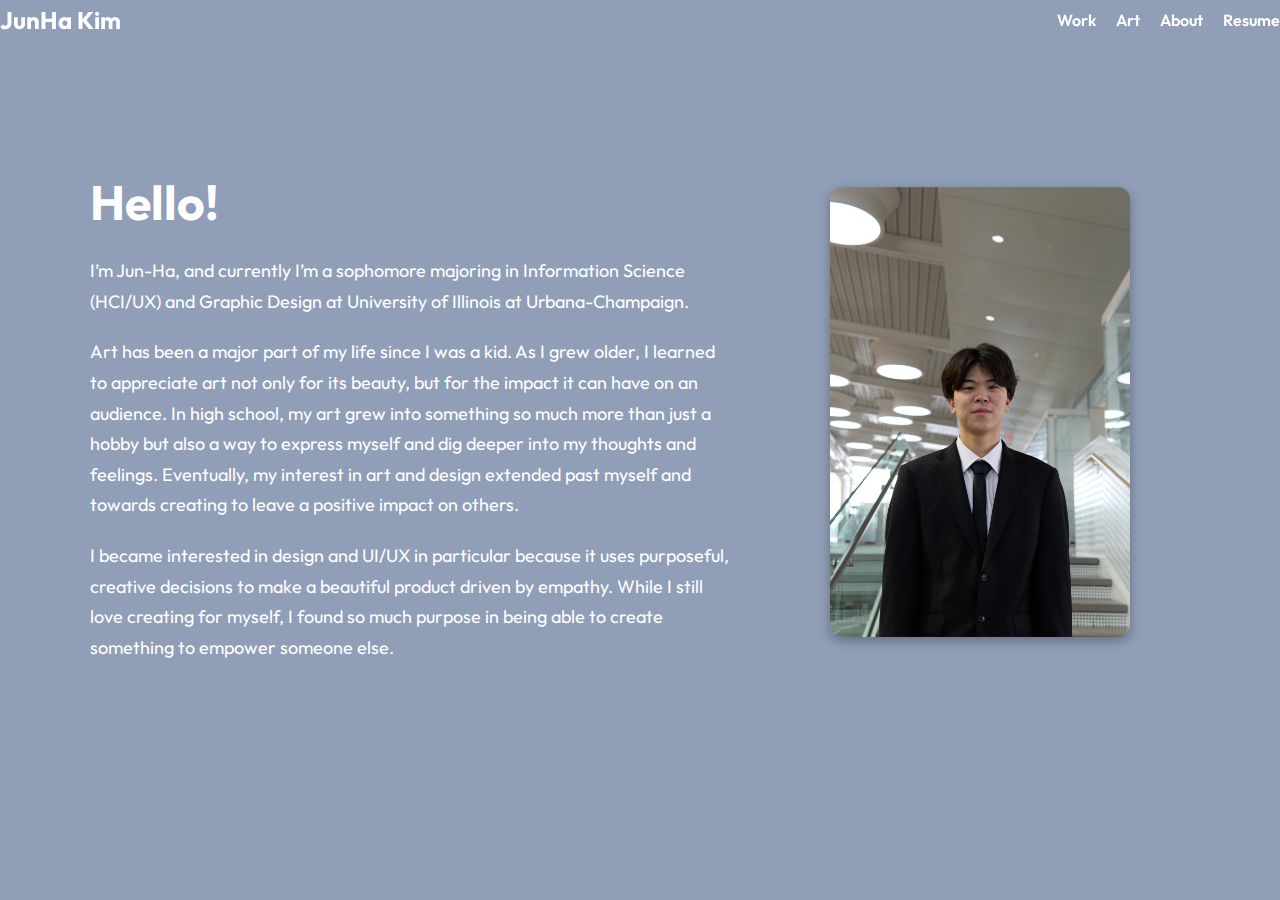
<file: About.html>
<!DOCTYPE html>
<html lang="en">

<head>
    <meta charset="UTF-8" />
    <meta name="viewport" content="width=device-width, initial-scale=1.0" />
    <title>About – JunHa Kim</title>
    <link href="https://fonts.googleapis.com/css2?family=Outfit:wght@300;400;600;700&display=swap" rel="stylesheet">
    <style>
        body {
            margin: 0;
            font-family: 'Outfit', sans-serif;
            background-color: #909EB7;
            color: white;
        }

        header {
            display: flex;
            justify-content: space-between;
            align-items: center;
            padding: 5px 0px;
            position: fixed;
            top: 0;
            width: 100%;
            z-index: 1000;
            background-color: transparent;
        }


        .logo {
            font-size: 24px;
            font-weight: bold;
        }

        nav ul {
            list-style: none;
            display: flex;
            gap: 20px;
            margin: 0;
            padding: 0;
        }

        nav a {
            text-decoration: none;
            color: white;
            font-weight: 600;
            font-size: 16px;
            transition: color 0.3s ease;
        }

        nav a:hover {
            color: #ffcbcb;
        }

        .about-container {
            max-width: 1100px;
            margin: 140px auto 80px;
            padding: 0 20px;
        }

        .about-flex {
            display: flex;
            flex-wrap: wrap;
            gap: 40px;
            align-items: center;
            justify-content: space-between;
        }

        .about-text {
            flex: 1 1 55%;
        }

        .about-text h1 {
            font-size: 48px;
            font-weight: 700;
            margin-bottom: 24px;
        }

        .about-text p {
            font-size: 18px;
            line-height: 1.7;
            margin-bottom: 20px;
        }

        .about-image {
            flex: 1 1 35%;
            display: flex;
            justify-content: center;
        }

        .about-image img {
            width: 100%;
            max-width: 300px;
            height: auto;
            border-radius: 12px;
            box-shadow: 0 4px 12px rgba(0, 0, 0, 0.3);
        }

        @media (max-width: 768px) {
            .about-flex {
                flex-direction: column;
                align-items: center;
            }

            .about-text,
            .about-image {
                flex: 1 1 100%;
                text-align: center;
            }

            .about-text h1 {
                font-size: 36px;
            }

            .about-text p {
                font-size: 16px;
            }

            header {
                flex-direction: column;
                align-items: flex-start;
                gap: 10px;
            }
        }
    </style>
</head>

<body>

    <header>
        <div class="logo">JunHa Kim</div>
        <nav>
            <ul>
                <li><a href="home.html">Work</a></li>
                <li><a href="Art.html">Art</a></li>
                <li><a href="About.html">About</a></li>
                <li><a href="resume.pdf">Resume</a></li>
            </ul>
        </nav>
    </header>

    <div class="about-container">
        <div class="about-flex">
            <div class="about-text">
                <h1>Hello!</h1>
                <p>I’m Jun-Ha, and currently I’m a sophomore majoring in Information Science (HCI/UX) and Graphic Design
                    at
                    University of Illinois at Urbana-Champaign.</p>

                <p>Art has been a major part of my life since I was a kid. As I grew older, I learned to appreciate art
                    not only
                    for its beauty, but for the impact it can have on an audience. In high school, my art grew into
                    something so
                    much more than just a hobby but also a way to express myself and dig deeper into my thoughts and
                    feelings.
                    Eventually, my interest in art and design extended past myself and towards creating to leave a
                    positive
                    impact on others.</p>

                <p>I became interested in design and UI/UX in particular because it uses purposeful, creative decisions
                    to make
                    a beautiful product driven by empathy. While I still love creating for myself, I found so much
                    purpose in
                    being able to create something to empower someone else.</p>
            </div>

            <div class="about-image">
                <img src="your-photo.jpg" alt="Jun-Ha Kim" />
            </div>
        </div>
    </div>

</body>

</html>
</file>
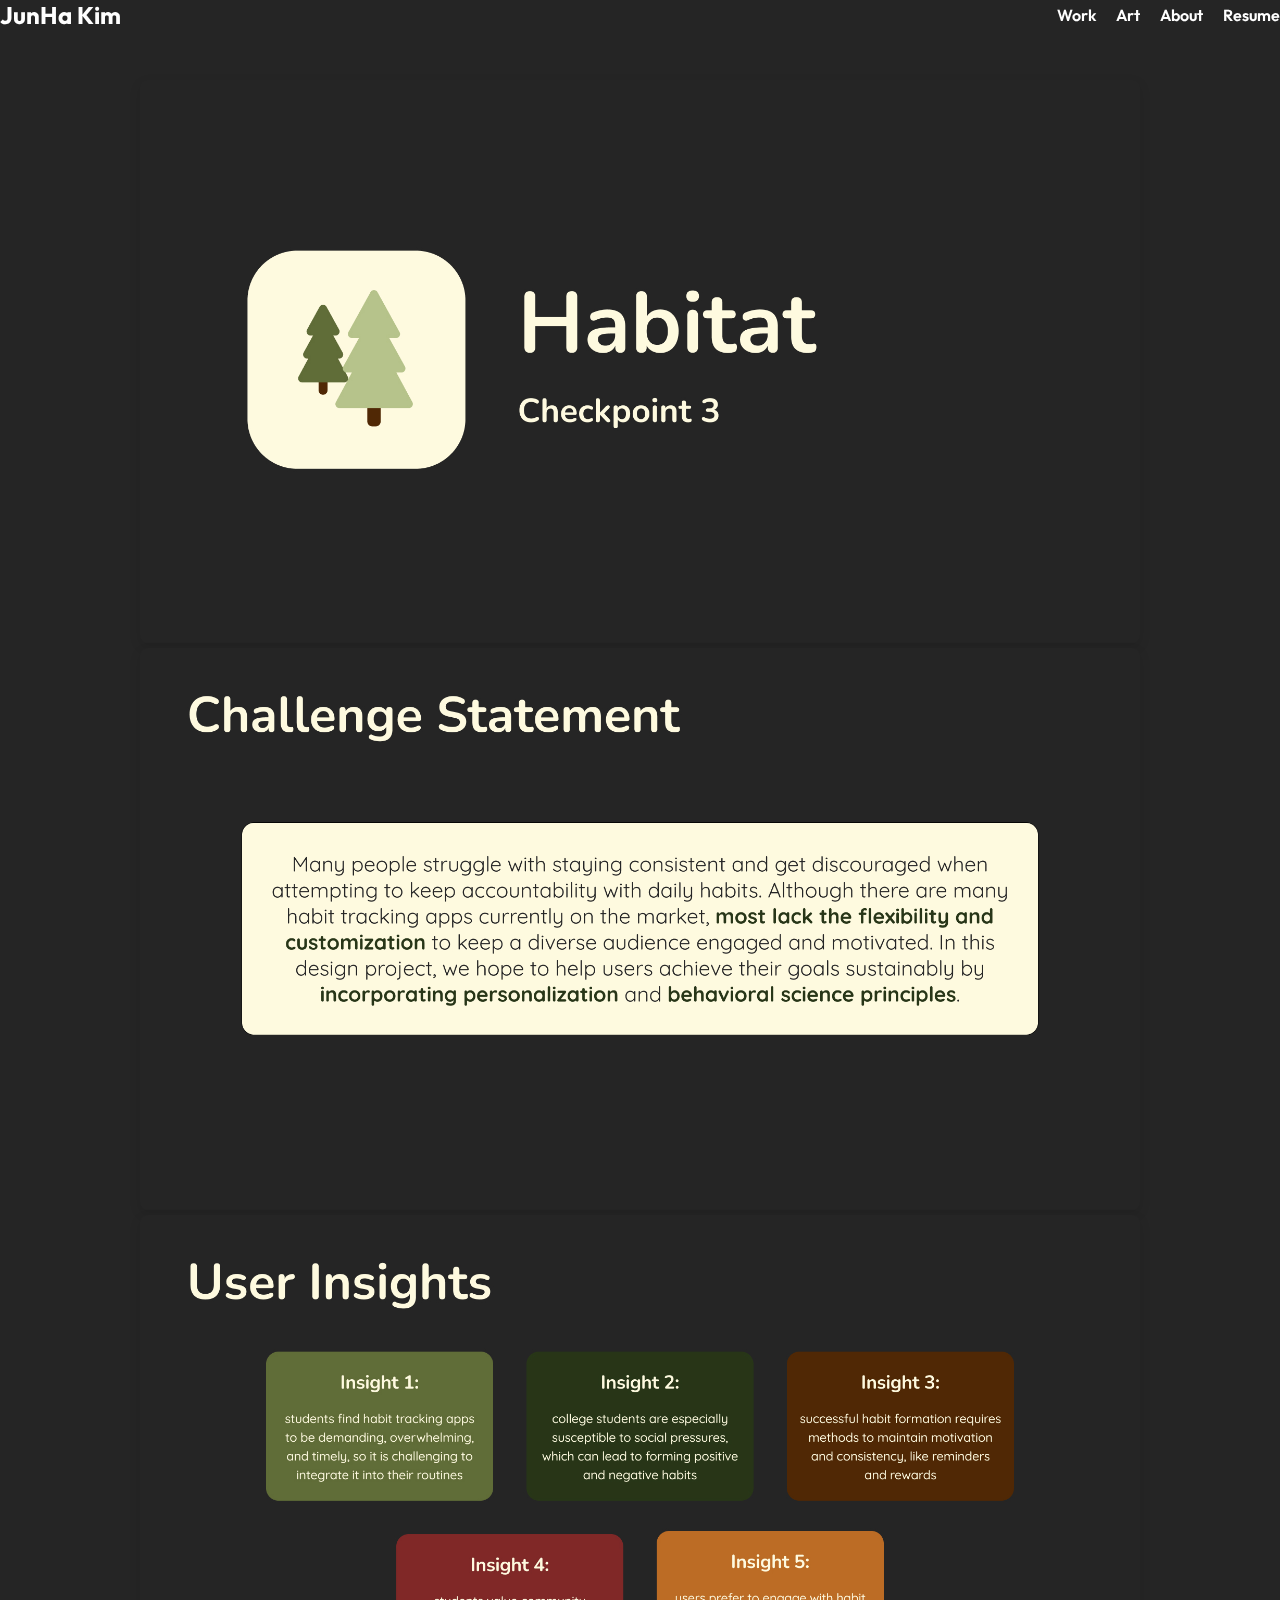
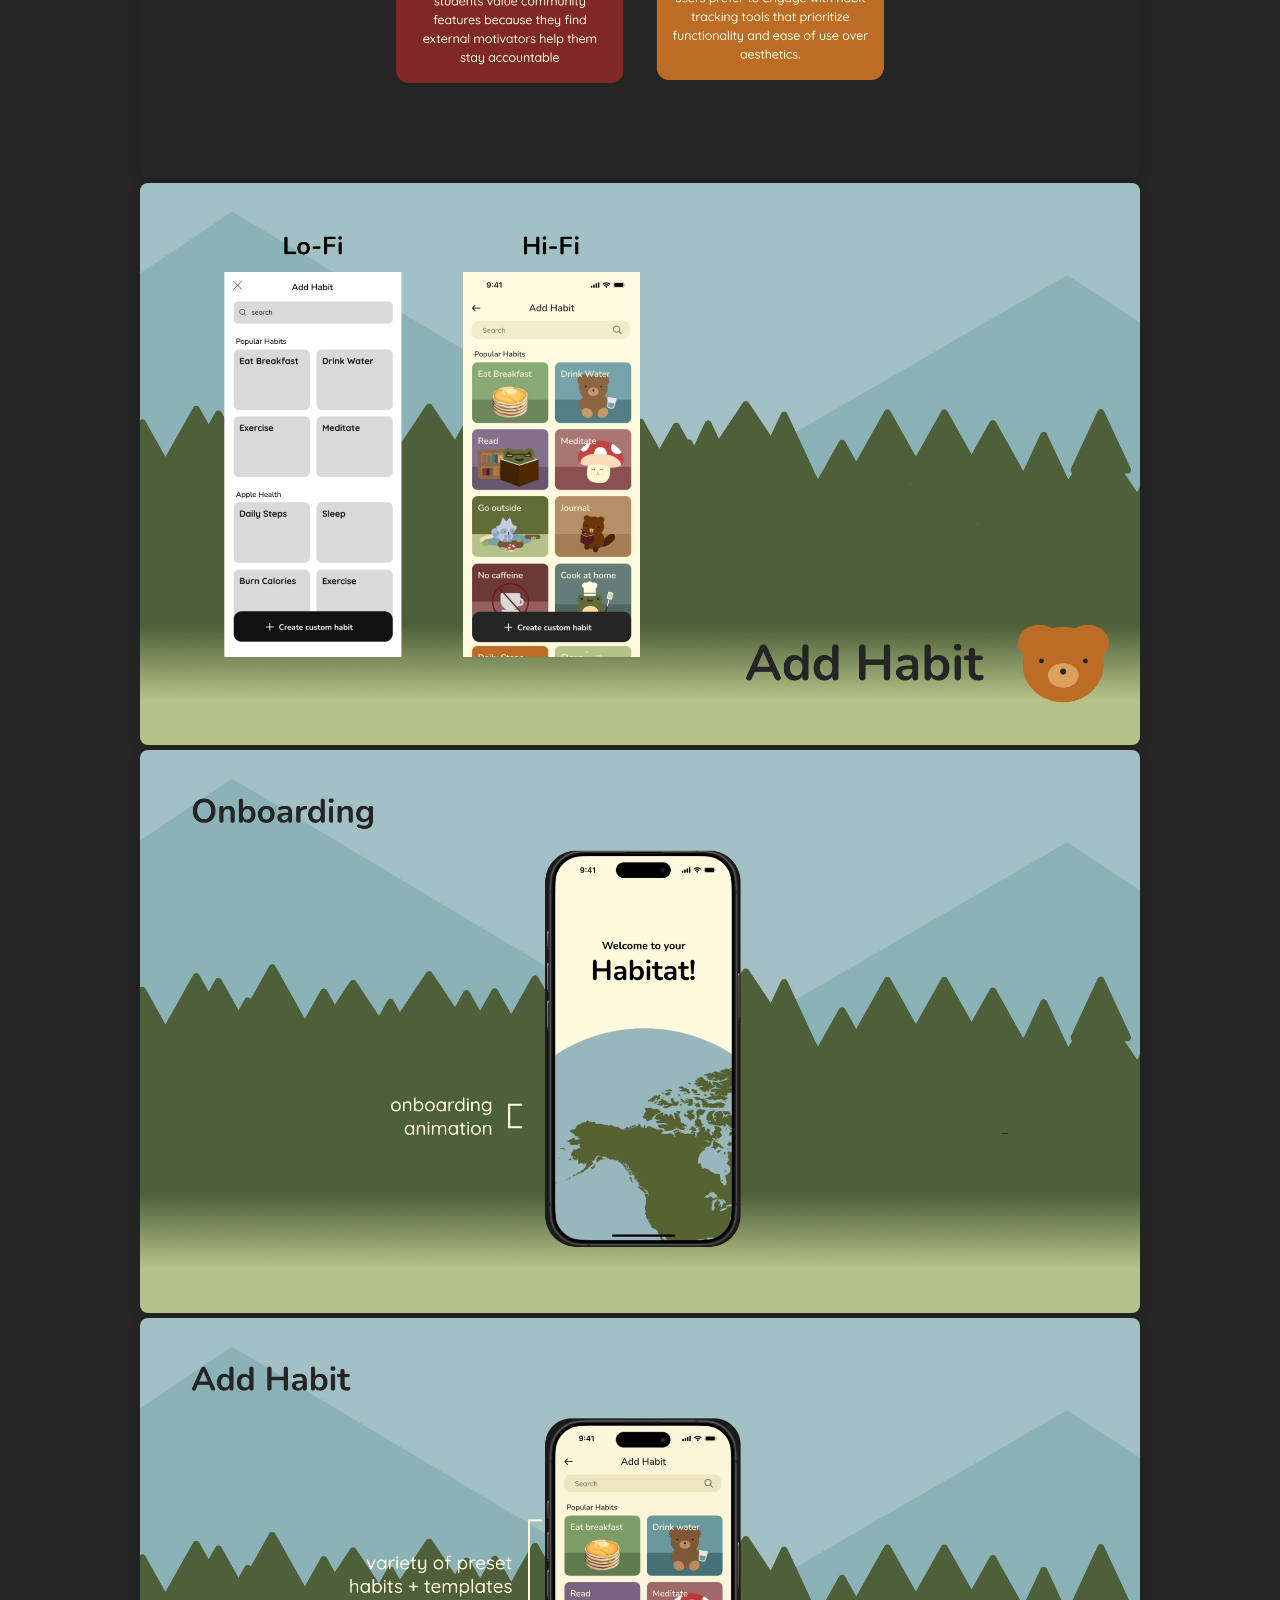
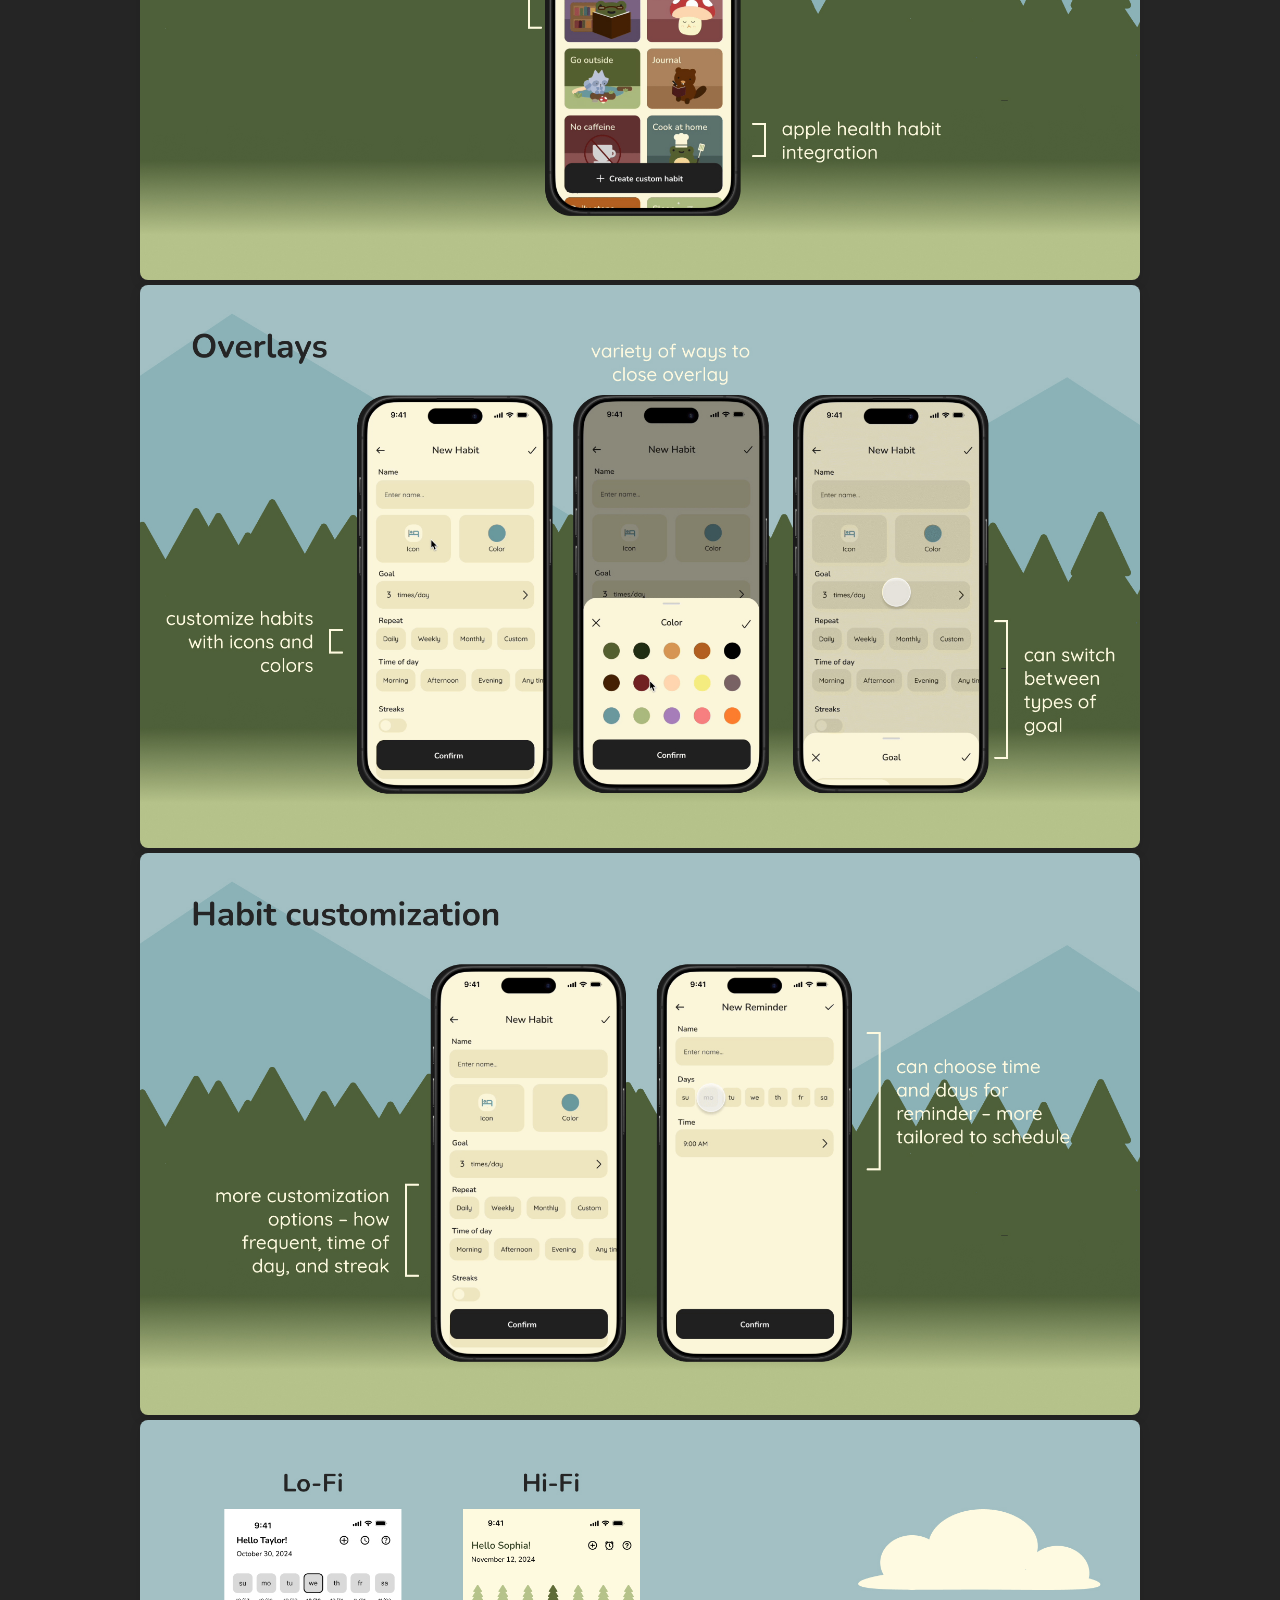
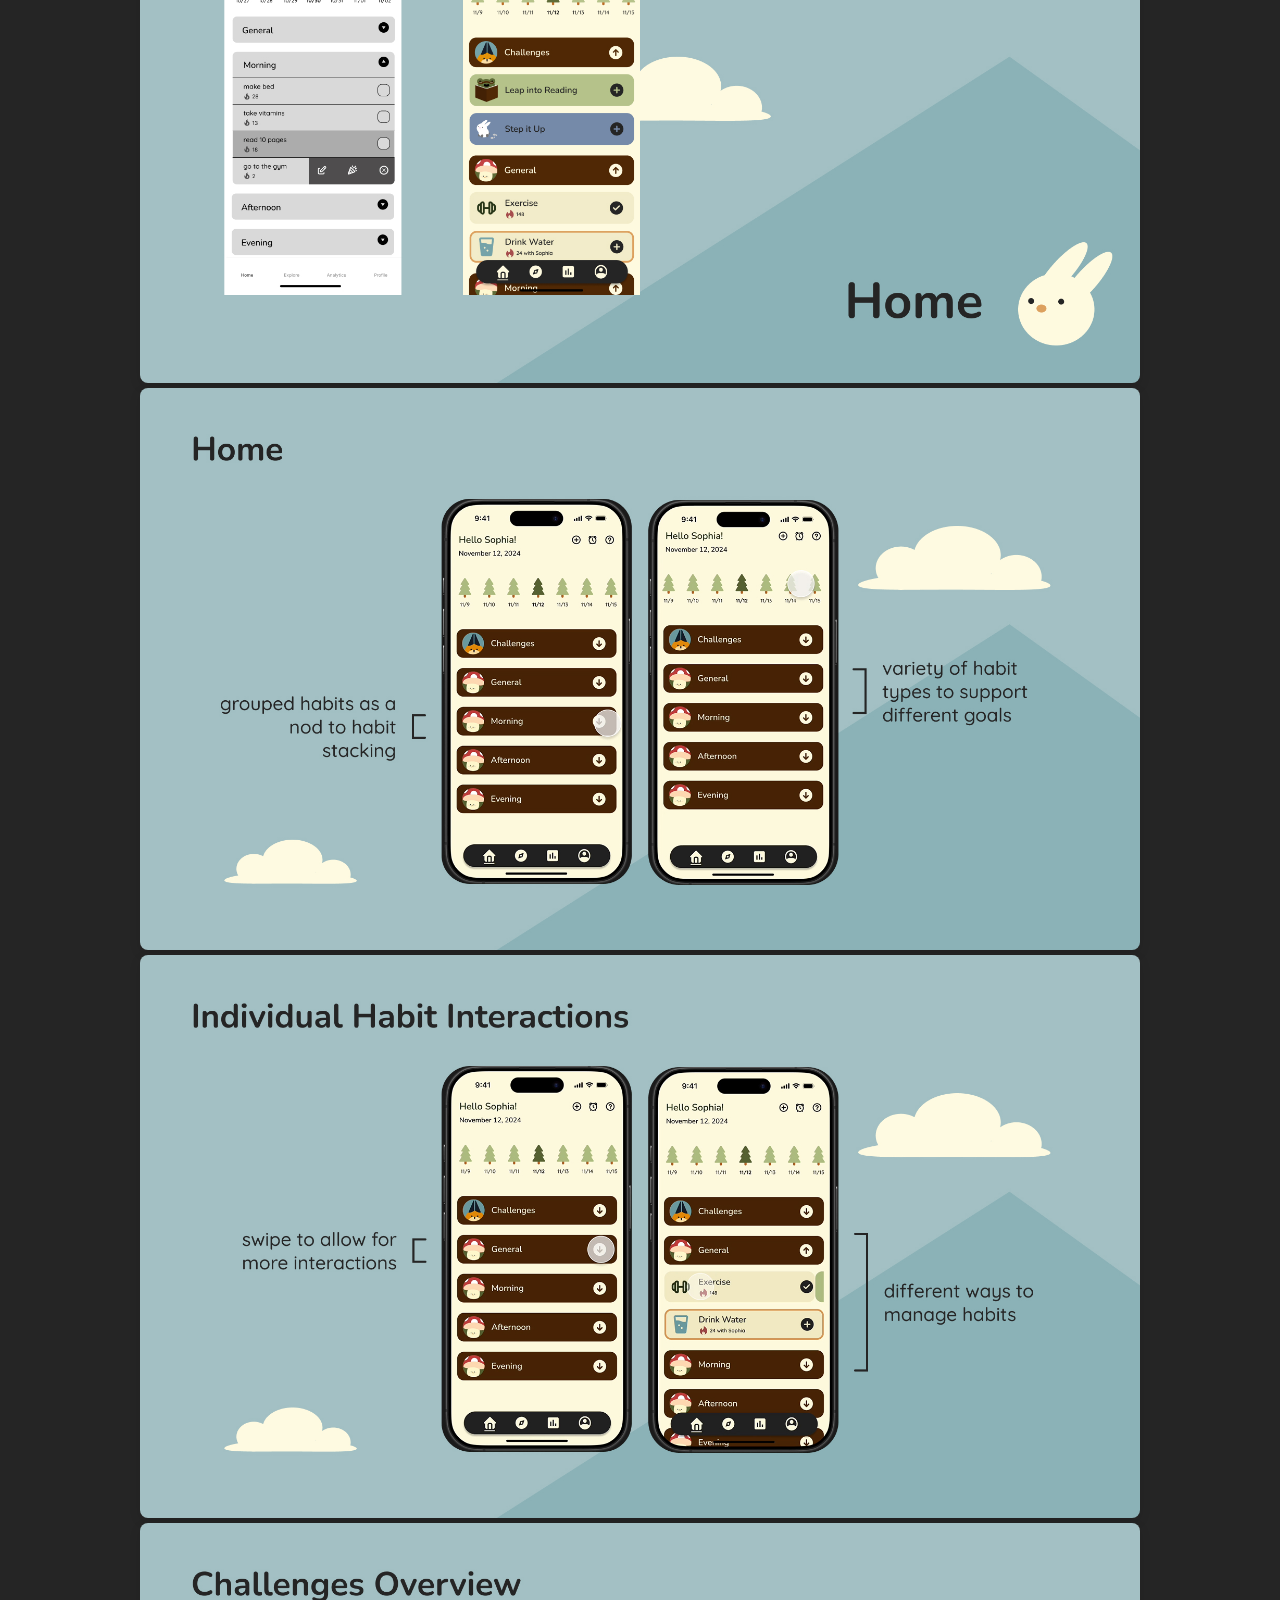
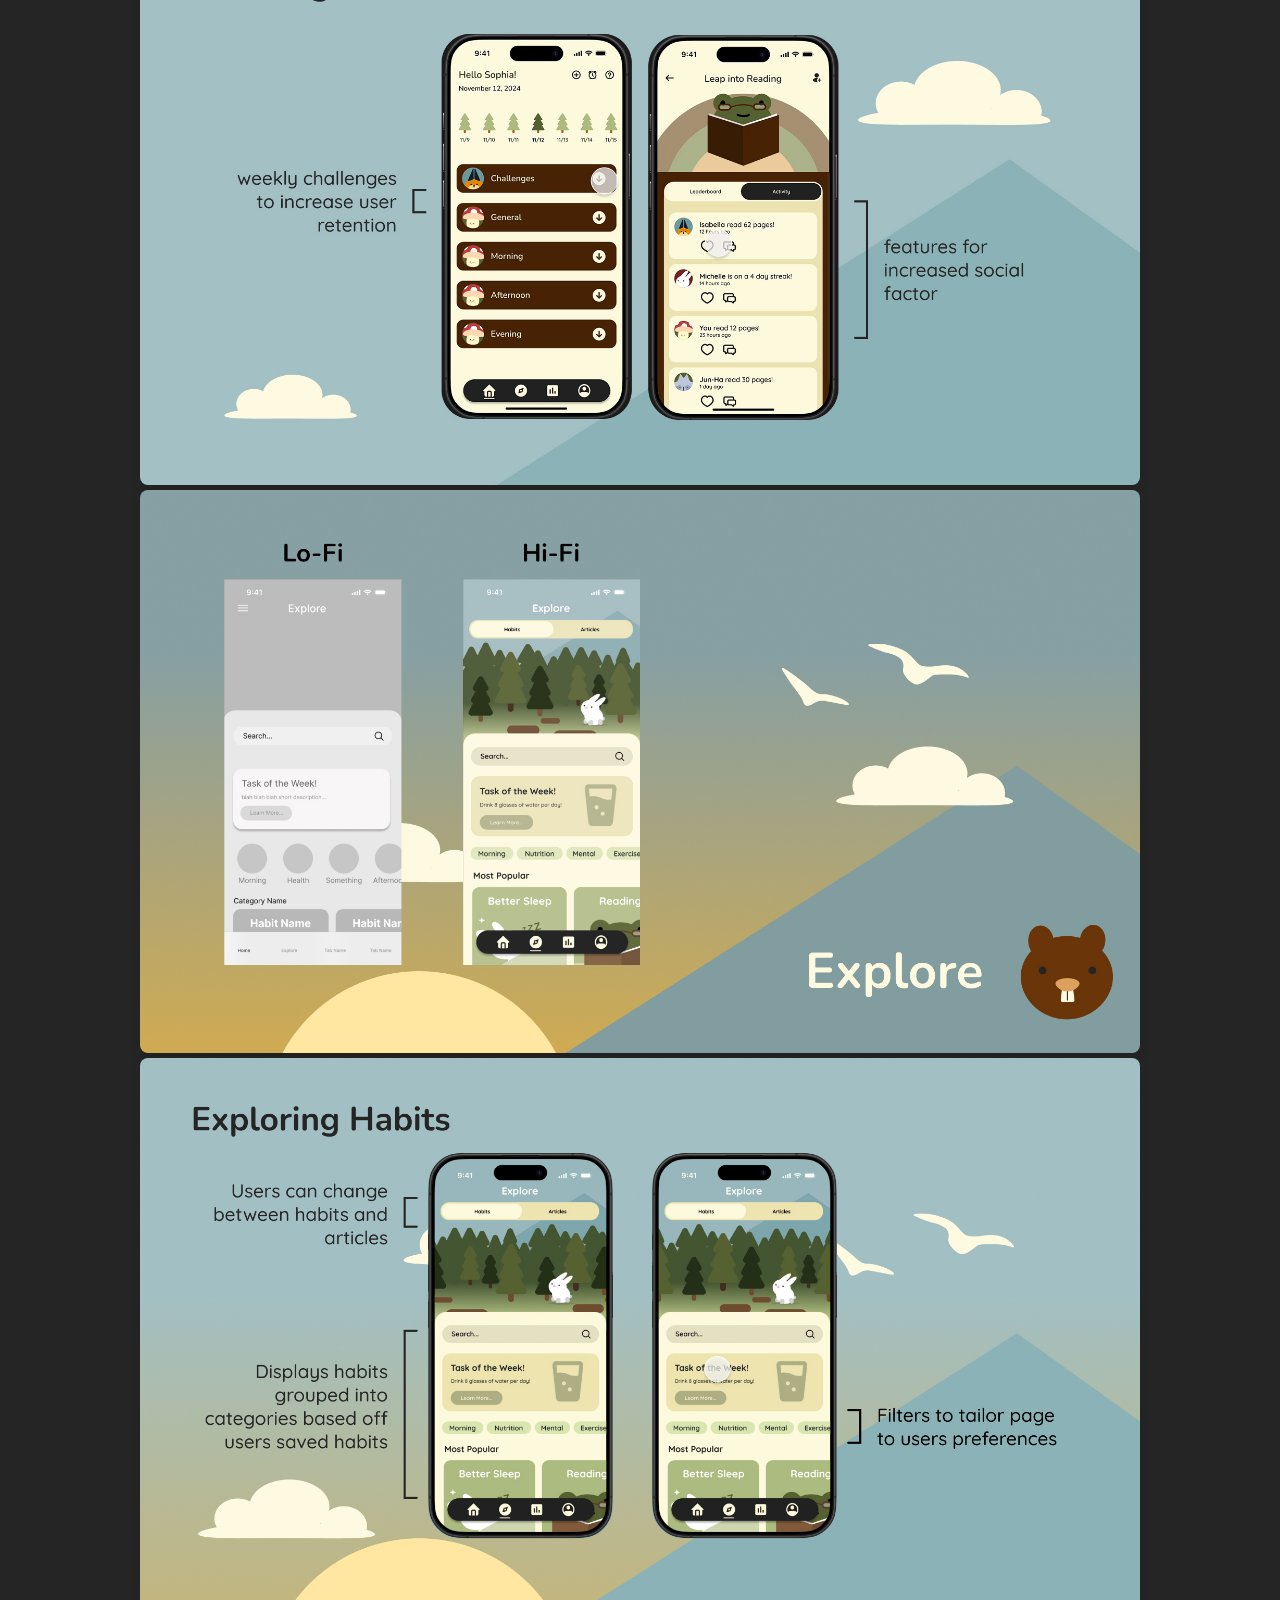
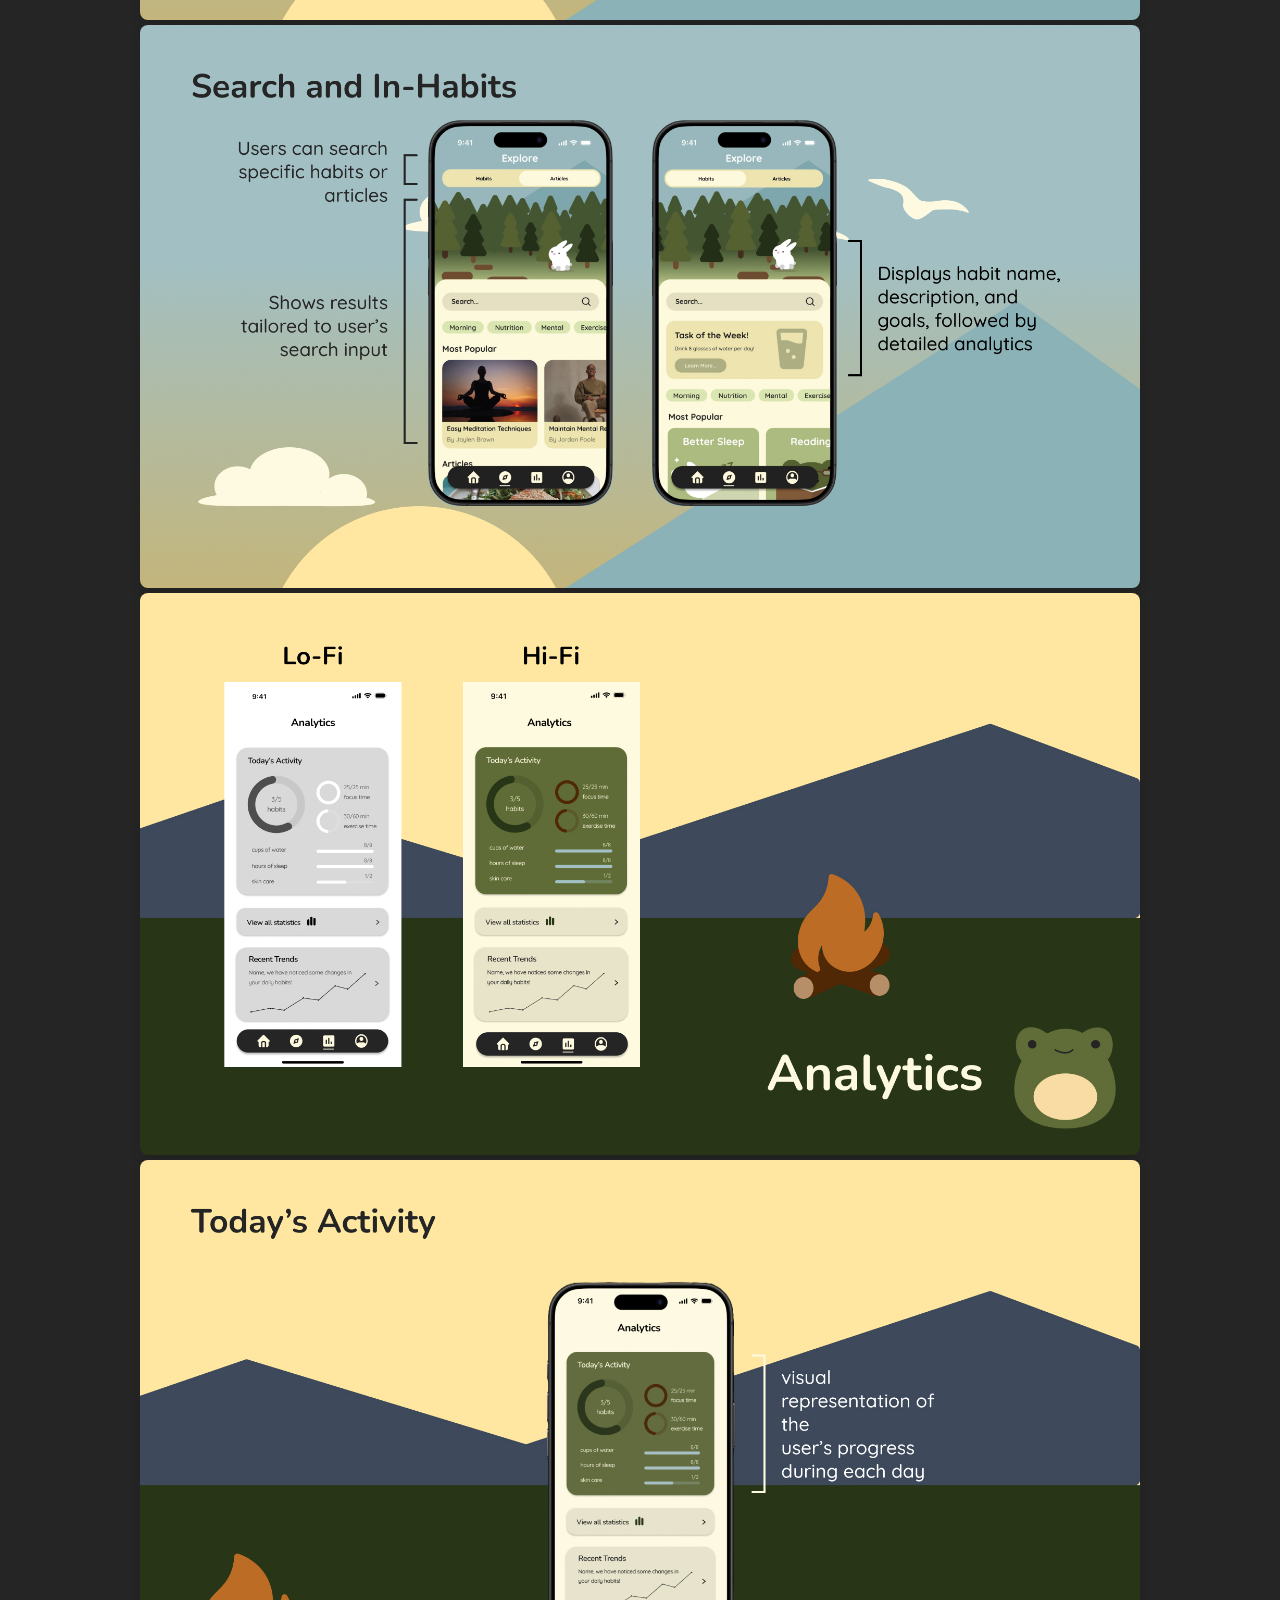
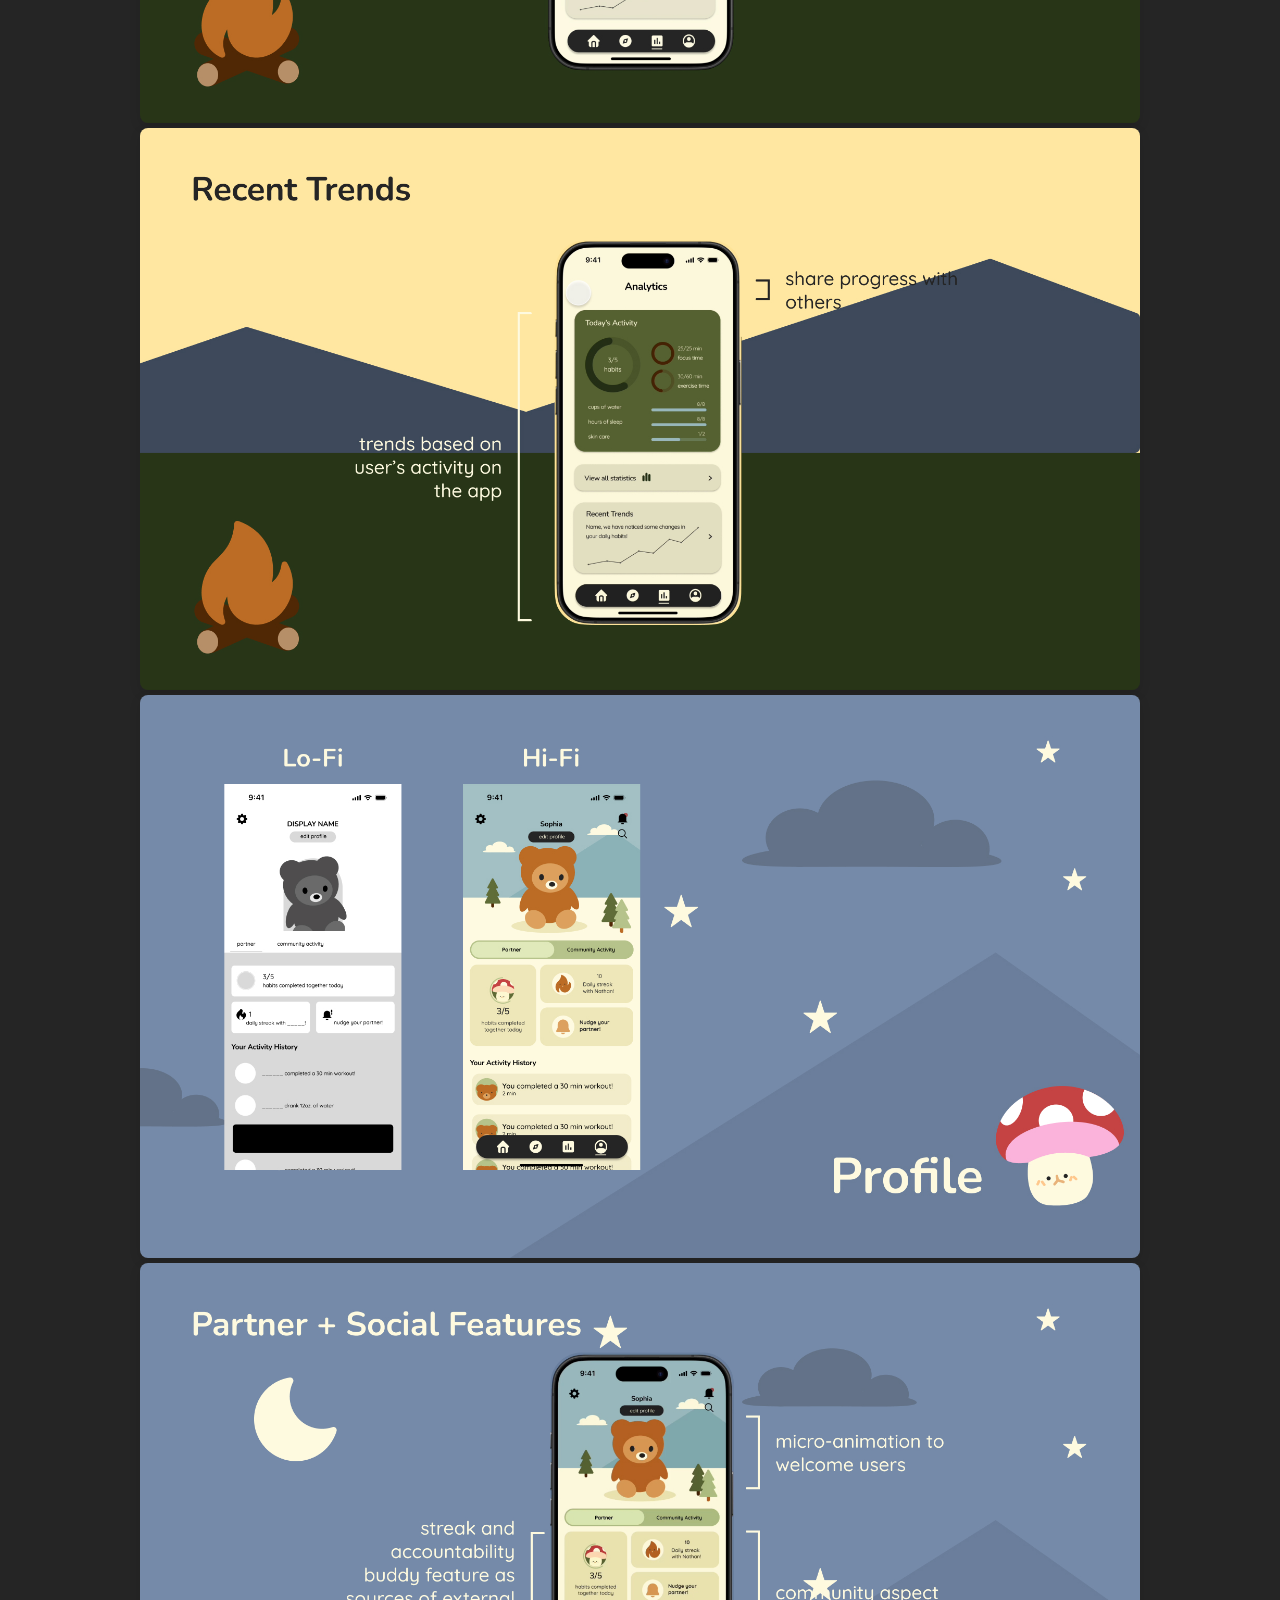
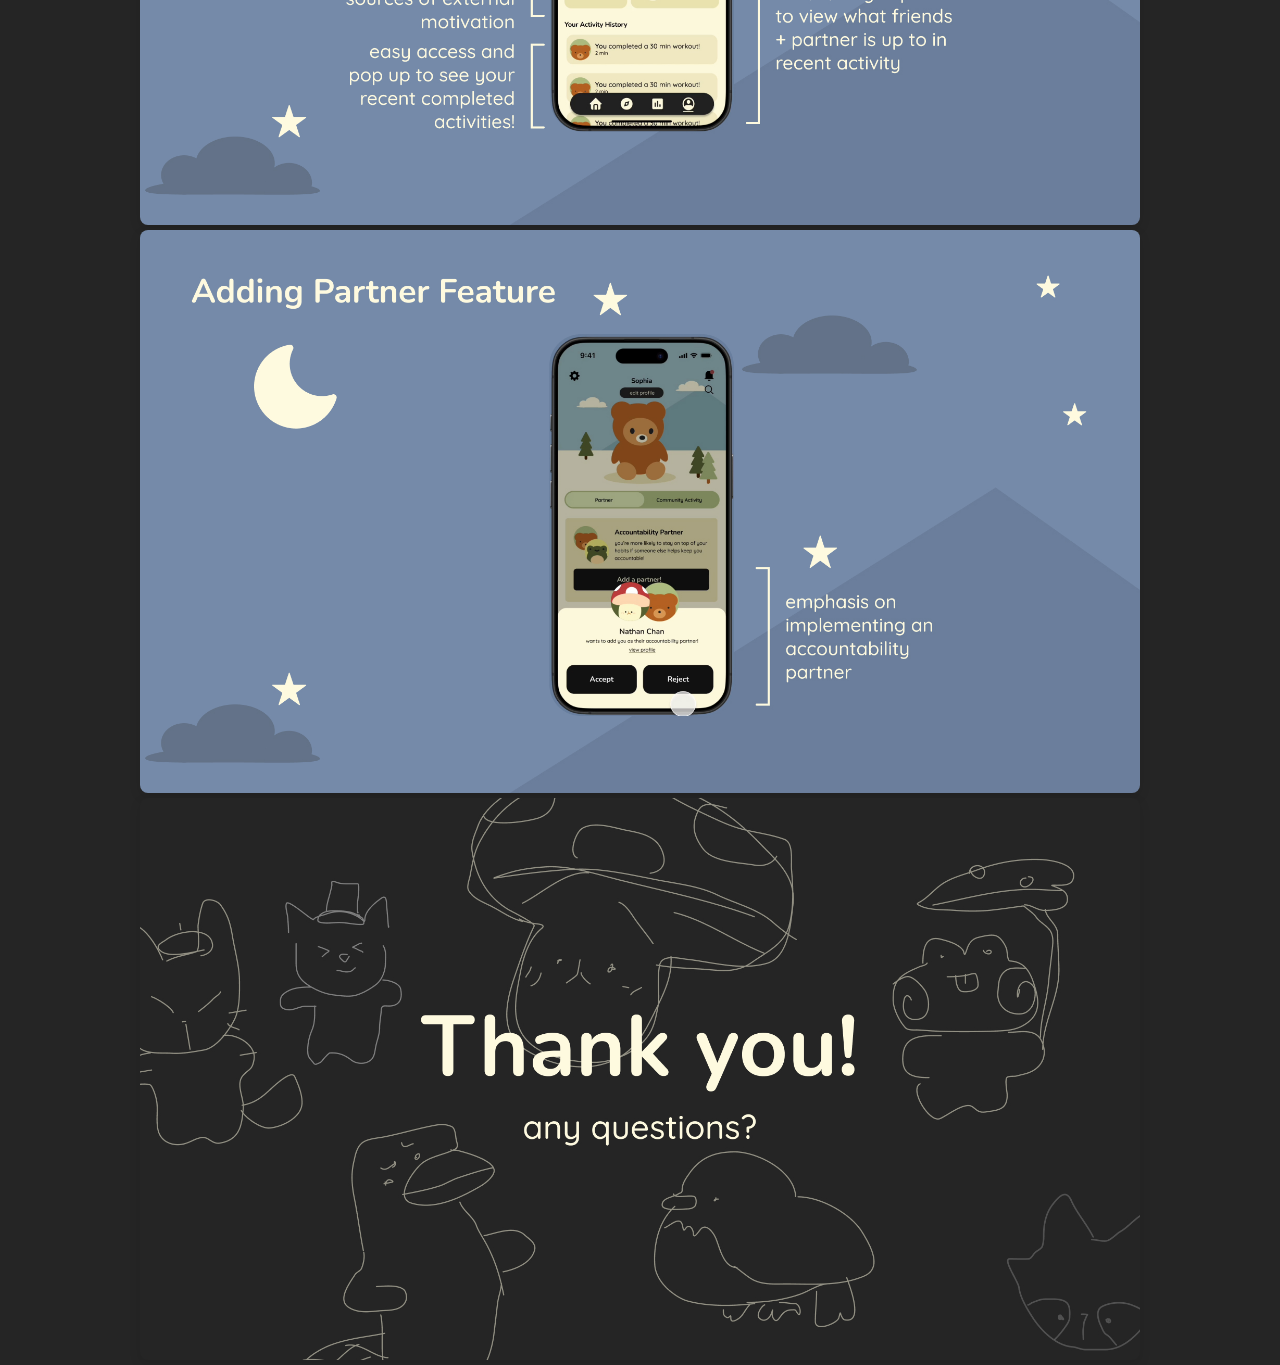
<file: habitat.html>
<!DOCTYPE html>
<html lang="en-US">

<head>
    <meta charset="UTF-8" />
    <meta name="viewport" content="width=device-width, initial-scale=1.0" />
    <title>Habitat – JunHa Kim</title>
    <link href="https://fonts.googleapis.com/css2?family=Outfit:wght@300;400;600;700&display=swap" rel="stylesheet">
    <style>
        body {
            margin: 0;
            font-family: 'Outfit', sans-serif;
            background-color: #252525;
            color: #111;
        }

        header {
            display: flex;
            justify-content: space-between;
            align-items: center;
            padding: 10px -50px;
            position: fixed;
            width: 100%;
            top: 0;
            z-index: 1000;
            background-color: 172343(0, 0, 0, 0.6);
            color: white;
        }

        .logo {
            font-size: 24px;
            font-weight: bold;
        }

        nav ul {
            list-style: none;
            display: flex;
            gap: 20px;
            margin: 0;
            padding: 0;
        }

        nav a {
            text-decoration: none;
            color: white;
            font-weight: 600;
            font-size: 16px;
            transition: color 0.3s ease;
        }

        nav a:hover {
            color: #578db3;
        }

        .slides {
            margin-top: 80px;
            display: flex;
            flex-direction: column;
            align-items: center;
        }

        .slides img {
            width: 100%;
            max-width: 1000px;
            margin-bottom: 5px;
            border-radius: 8px;
            box-shadow: 0 4px 12px rgba(0, 0, 0, 0.1);
        }

        @media (max-width: 768px) {
            header {
                flex-direction: column;
                align-items: flex-start;
                gap: 10px;
            }

            .slides img {
                max-width: 95%;
            }
        }
    </style>
</head>

<body>

    <header>
        <div class="logo">JunHa Kim</div>
        <nav>
            <ul>
                <li><a href="home.html">Work</a></li>
                <li><a href="Art.html">Art</a></li>
                <li><a href="About.html">About</a></li>
                <li><a href="resume.pdf">Resume</a></li>
            </ul>
        </nav>
    </header>

    <div class="slides">
        <img src="habitat1.jpg" alt="Slide 1">
        <img src="habitat2.jpg" alt="Slide 2">
        <img src="habitat3.jpg" alt="Slide 3">
        <img src="habitat4.jpg" alt="Slide 4">
        <img src="habitat5.jpg" alt="Slide 5">
        <img src="habitat6.jpg" alt="Slide 6">
        <img src="habitat7.jpg" alt="Slide 7">
        <img src="habitat8.jpg" alt="Slide 8">
        <img src="habitat9.jpg" alt="Slide 9">
        <img src="habitat10.jpg" alt="Slide 10">
        <img src="habitat11.jpg" alt="Slide 11">
        <img src="habitat12.jpg" alt="Slide 12">
        <img src="habitat13.jpg" alt="Slide 13">
        <img src="habitat14.jpg" alt="Slide 14">
        <img src="habitat15.jpg" alt="Slide 15">
        <img src="habitat16.jpg" alt="Slide 16">
        <img src="habitat17.jpg" alt="Slide 17">
        <img src="habitat18.jpg" alt="Slide 18">
        <img src="habitat19.jpg" alt="Slide 19">
        <img src="habitat20.jpg" alt="Slide 20">
        <img src="habitat21.jpg" alt="Slide 21">
        <img src="habitat22.jpg" alt="Slide 22">
    </div>

</body>

</html>
</file>
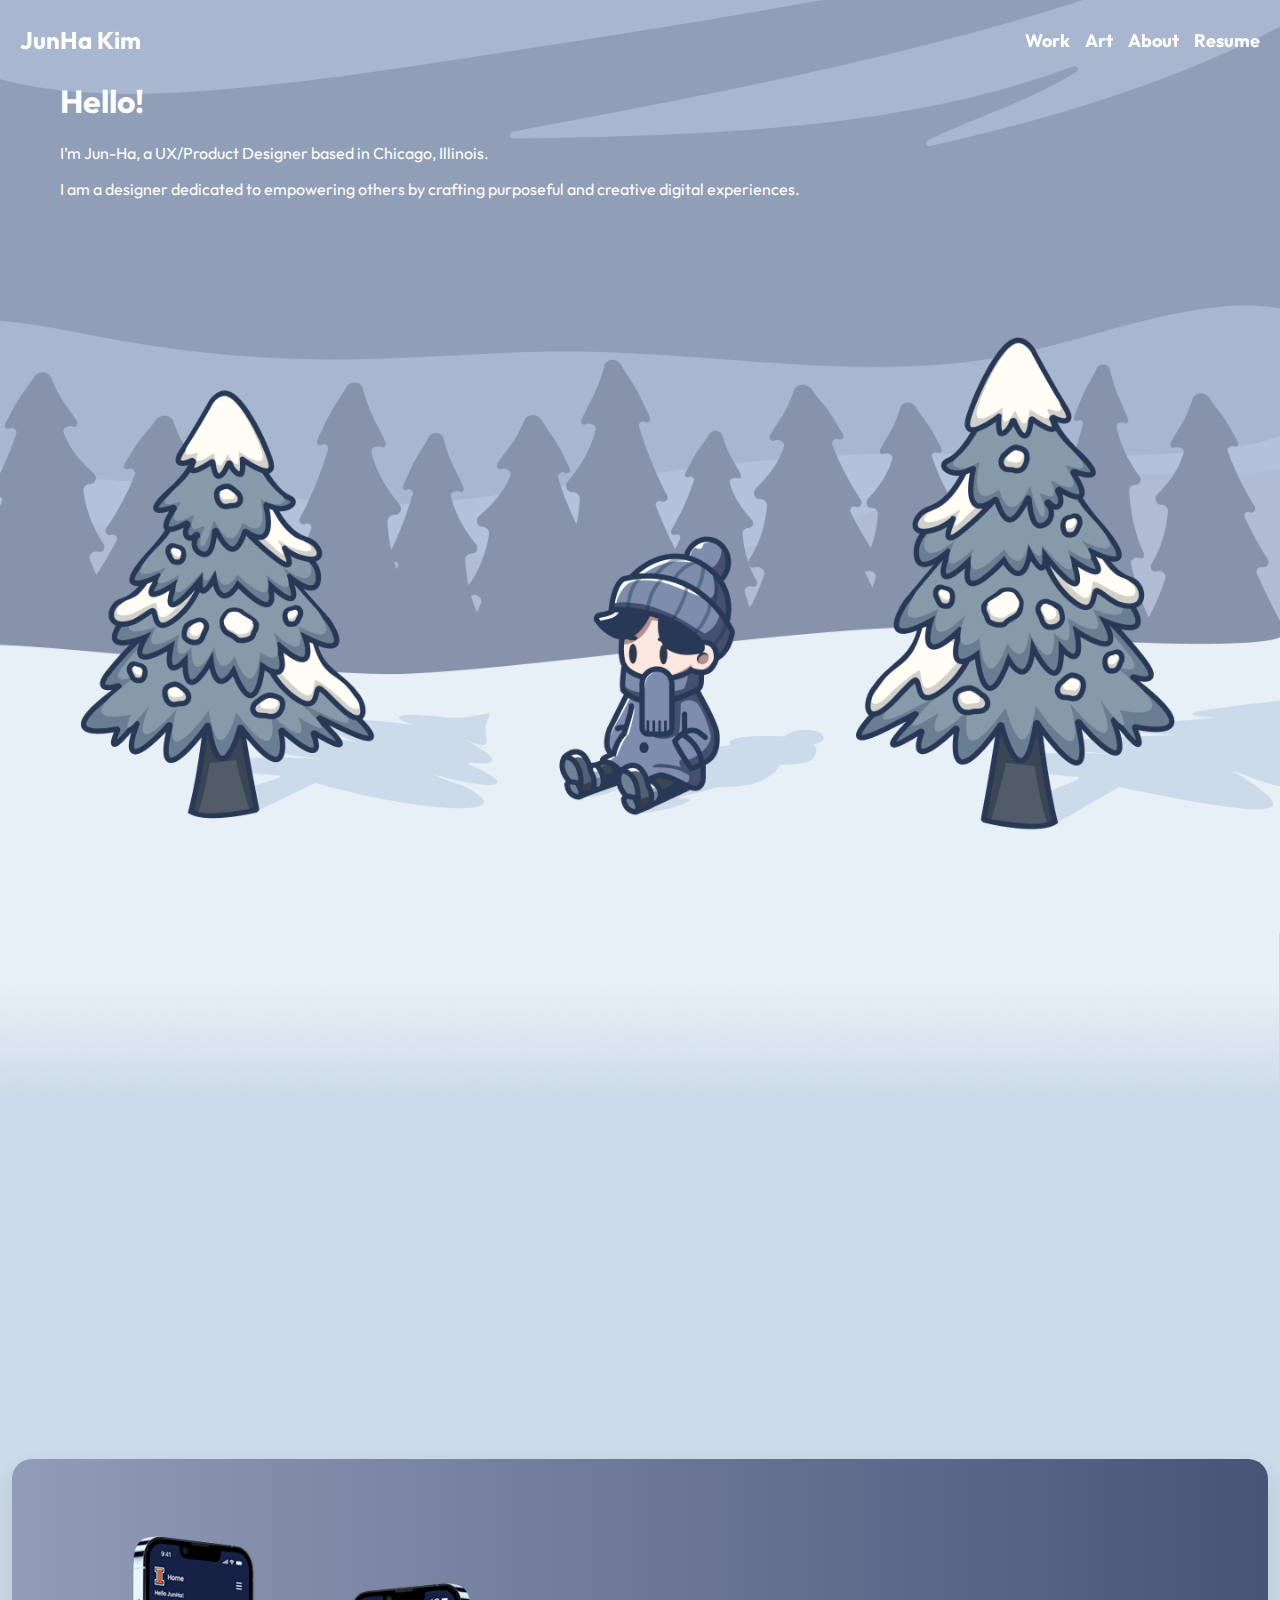
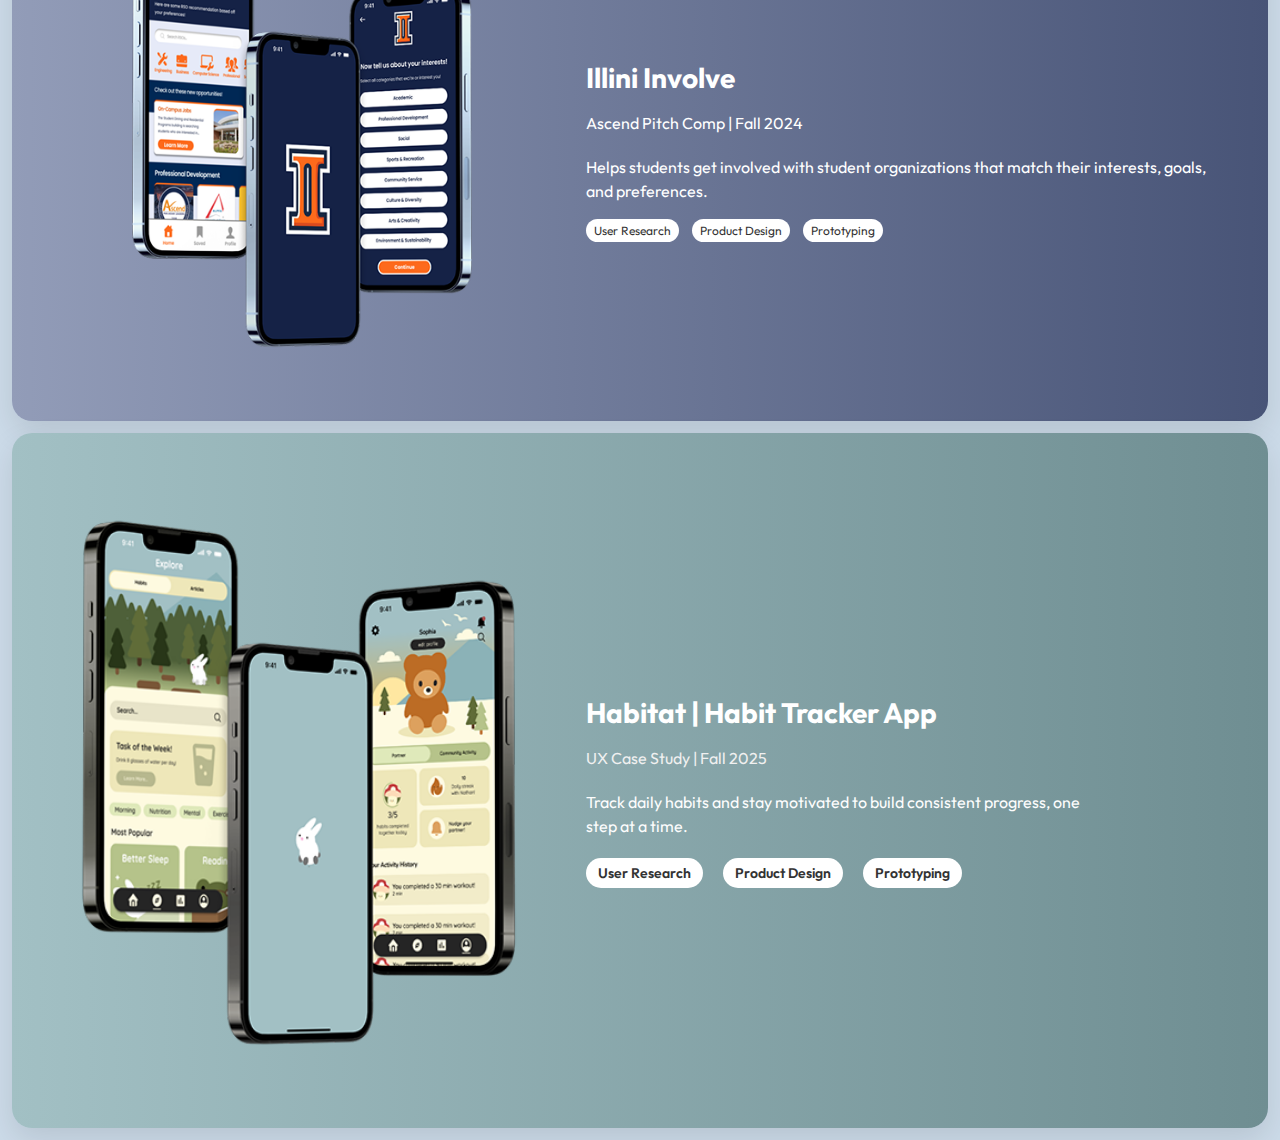
<file: home.html>
<!doctype html />
<html lang="en-US">

<head>
	<meta charset="utf-8">
	<link href="https://fonts.googleapis.com/css2?family=Outfit:wght@300;400;600;700&display=swap" rel="stylesheet">
	<style type="text/css">
		body {
			background-image: url("Home1.png");
			font-family: 'Outfit', sans-serif;
			background-size: contain;
			background-position: top center;
			background-repeat: no-repeat;
			background-attachment: scroll;
			background-color: #CCDBE9;
			margin: 0;
			height: auto;
			min-height: 100%;
			color: white;
		}

		.navdiv {
			margin: px;
			display: flex;
			justify-content: space-between;
			align-items: center;
		}

		.logo {
			font-size: 24px;
			font-weight: bold;
			color: white;
			margin: 20px;
		}

		.navdiv ul {
			list-style: none;
			font-family: Outfit, sans-serif;
			display: flex;
			flex-direction: row;
		}

		.navdiv li {
			margin: 20px;
		}

		.navdiv a {
			text-decoration: none;
			color: rgb(127, 127, 127);
			font-size: 20px;
			font-weight: bold;
		}

		nav a:hover {
			color: #c39bd3;
		}

		.social {
			display: flex;
			align-items: flex;
			flex-direction: row;
			justify-content: flex-end;
		}

		.social img {
			margin: 5px;
		}

		header {
			display: flex;
			justify-content: space-between;
			align-items: center;
			padding: 5px 0px;
			position: fixed;
			top: 0;
			width: 100%;
			z-index: 1000;
			background-color: transparent;
		}

		nav ul {
			list-style: none;
			display: flex;
			gap: 15px;
			margin: 0;
			padding: 20px;
		}

		nav a {
			text-decoration: none;
			color: white;
			font-size: 18px;
			font-weight: bold;
		}

		nav a:hover {
			color: #578db3;
		}

		.content {
			padding-top: 60px;
			/* avoids overlap with fixed header */
			text-align: left;
			margin-left: 60px;
		}

		.morecontent {
			padding-top: 0;
			text-align: left;
			margin-left: 60px;
		}

		.section-img {
			width: 300px;
			height: auto;
			border-radius: 12px;
			box-shadow: 0 8px 20px rgba(225, 225, 225, 0.15);
		}

		.section-text {
			max-width: 500px;
			color: #111;
		}

		.section-text h2 {
			font-size: 28px;
			margin-bottom: 10px;
		}

		.section-text .subtitle {
			font-size: 16px;
			color: #444;
			margin-bottom: 20px;
		}

		.section-text p {
			font-size: 16px;
			line-height: 1.5;
		}

		.project-section {
			margin: 50vh 12px 0px;
			background: linear-gradient(to right, #929CB8, #485477);
			border-radius: 20px;
			padding: 40px;
			display: flex;
			align-items: center;
			gap: 40px;
			box-shadow: 0 12px 30px rgba(0, 0, 0, 0.1);
			color: #ffffff;
		}

		.project-img {
			width: 42%;
			height: auto;
			border-radius: 12px;
		}

		.project-info h2 {
			font-size: 28px;
			margin-bottom: 10px;
		}

		.project-info .subtitle {
			font-size: 16px;
			color: #ffffff;
			margin-bottom: 20px;
		}

		.project-info p {
			font-size: 16px;
			line-height: 1.5;
		}

		.tags {
			margin-top: 15px;
		}

		.tags span {
			background: white;
			padding: 4px 8px;
			border-radius: 12px;
			font-size: 12px;
			margin-right: 10px;
			display: inline-block;
			color: #333;
		}

		/* Habitat | Habit Tracker App box */
		.habitat-section {
			margin: 12px;
			background: linear-gradient(to right, #A2C0C4, #6F8E92);
			border-radius: 20px;
			padding: 40px;
			display: flex;
			align-items: center;
			gap: 40px;
			box-shadow: 0 12px 30px rgba(0, 0, 0, 0.1);
			color: #ffffff;
		}

		.habitat-img {
			width: 42%;
			height: auto;
			border-radius: 12px;
		}

		.habitat-info {
			max-width: 500px;
		}

		.habitat-info h2 {
			font-size: 28px;
			margin-bottom: 10px;
		}

		.habitat-info .subtitle {
			font-size: 16px;
			color: #f0f0f0;
			margin-bottom: 20px;
		}

		.habitat-info p {
			font-size: 16px;
			line-height: 1.5;
			color: #fdfdfd;
			margin-bottom: 20px;
		}

		.habitat-info .tags {
			display: flex;
			gap: 10px;
			flex-wrap: wrap;
		}

		.habitat-info .tags span {
			background-color: #ffffff;
			color: #333;
			padding: 6px 12px;
			border-radius: 999px;
			font-size: 14px;
			font-weight: 600;
		}

		@media (min-width: 4000px) {
			.project-section {
				margin-top: 800vh;
			}
		}

		@media (max-width: 2000px) {
			.project-section {
				margin-top: 200vh;
			}
		}

		@media (max-width: 1600px) {
			.project-section {
				margin-top: 140vh;
			}
		}

		@media (mnx-width: 1400px) {
			.project-section {
				margin-top: 80vh;
			}
		}

		@media (max-width: 1200px) {
			.project-section {
				margin-top: 60vh;
			}
		}

		@media (max-width: 1000px) {
			.project-section {
				margin-top: 55vh;
			}
		}

		@media (max-width: 800px) {
			.project-section {
				margin-top: 50vh;
			}
		}

		@media (max-width: 600px) {
			.project-section {
				margin-top: 20vh;
			}
		}
	</style>
</head>

<body>

	<header>
		<div class="logo">JunHa Kim</div>
		<nav>
			<ul>
				<li><a href="home.html">Work</a></li>
				<li><a href="Art.html">Art</a></li>
				<li><a href="About.html">About</a></li>
				<li><a href="resume.pdf">Resume</a></li>
			</ul>
		</nav>
	</header>
	<div class="content">
		<h1>Hello!</h1>
		<p>I’m Jun-Ha, a UX/Product Designer based in Chicago, Illinois.</p>
	</div>
	<div class="morecontent">
		<p>I am a designer dedicated to empowering others by crafting purposeful and creative digital experiences.</p>
	</div>
	<div class="project-section">
		<img src="illiniinvolvescreens.png" alt="Illini Involve App Screens" class="project-img">
		<div class="project-info">
			<h2><a href="illini-involve.html" style="color: white; text-decoration: none;">Illini Involve</a></h2>
			<p class="subtitle">Ascend Pitch Comp | Fall 2024</p>
			<p>Helps students get involved with student organizations that match their interests, goals, and
				preferences.</p>
			<div class="tags">
				<span>User Research</span>
				<span>Product Design</span>
				<span>Prototyping</span>
			</div>
		</div>
	</div>
	<div class="habitat-section">
		<img src="habitatscreens.png" alt="Habitat App Screens" class="habitat-img" />
		<div class="habitat-info">
			<h2><a href="habitat.html" style="color: white; text-decoration: none;">Habitat | Habit Tracker App</a></h2>
			<p class="subtitle">UX Case Study | Fall 2025</p>
			<p>Track daily habits and stay motivated to build consistent progress, one step at a time.</p>
			<div class="tags">
				<span>User Research</span>
				<span>Product Design</span>
				<span>Prototyping</span>
			</div>
		</div>
	</div>
</body>

</html>
</file>
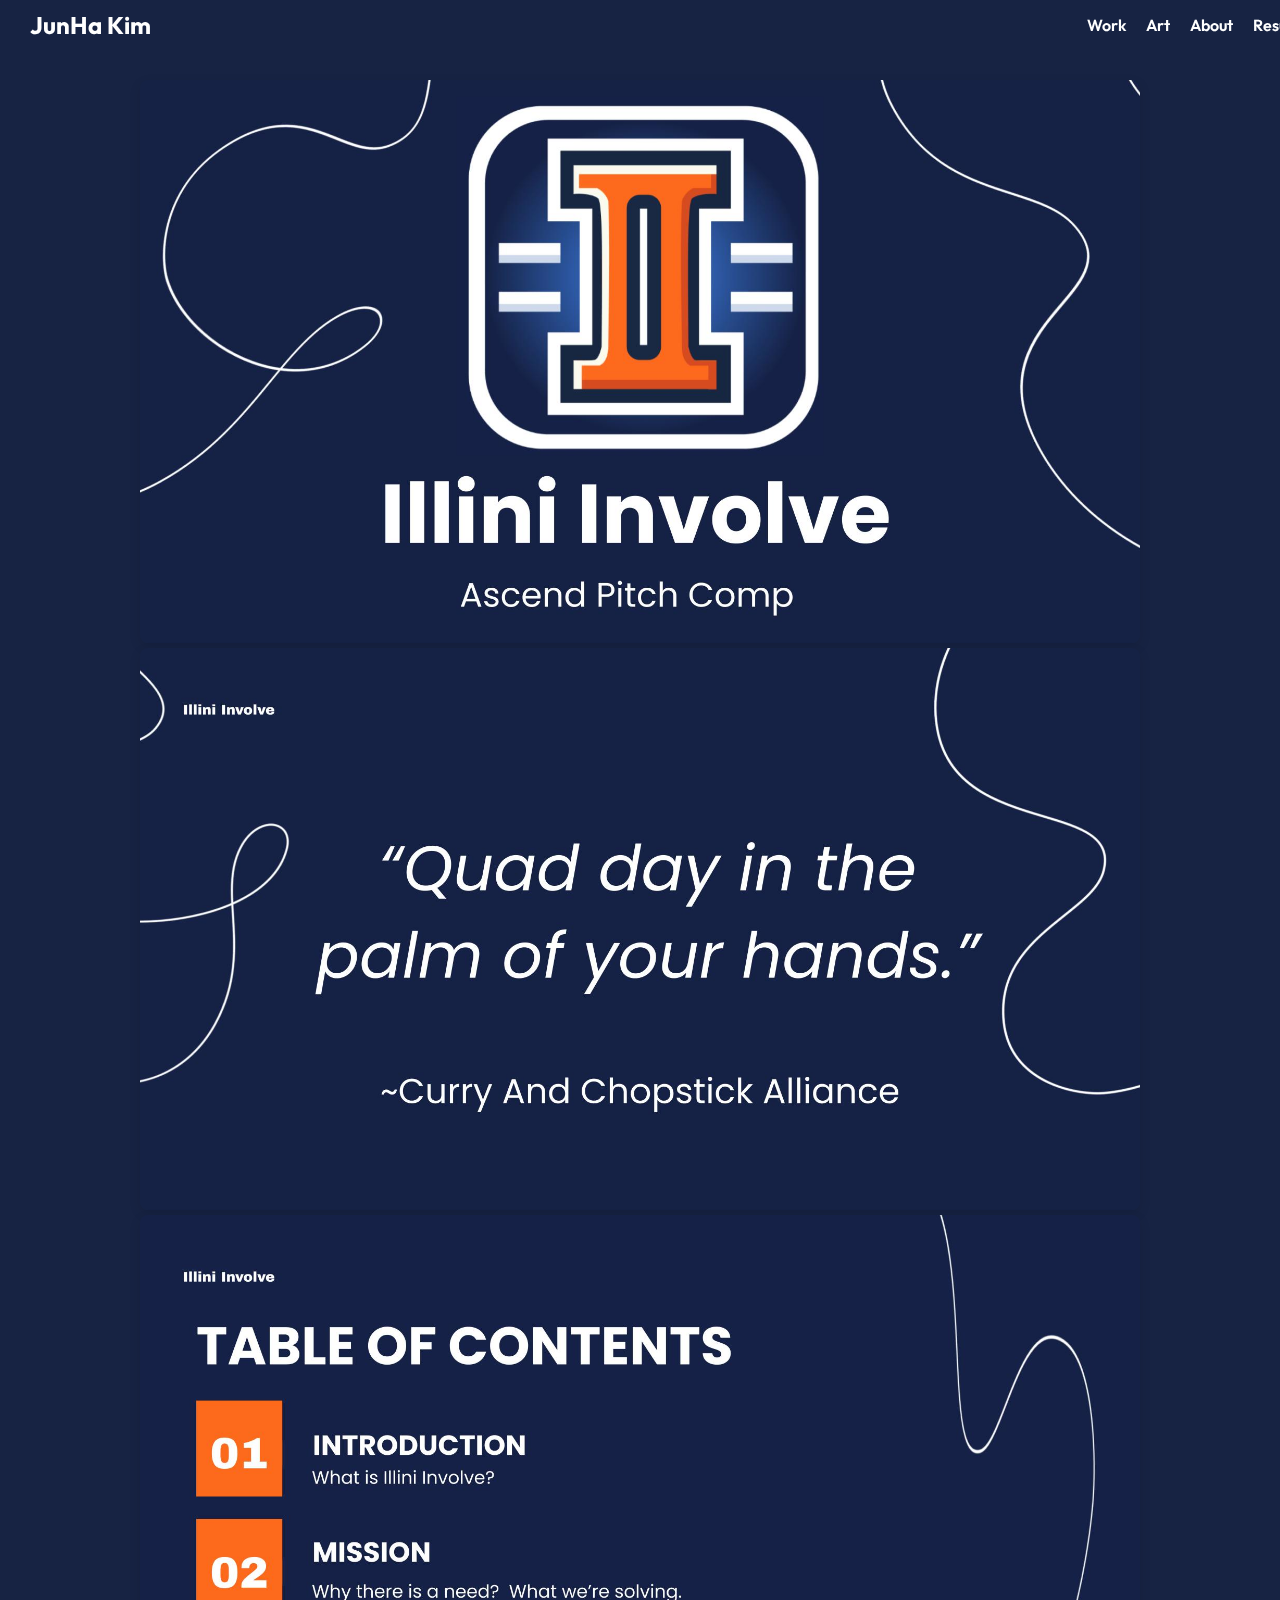
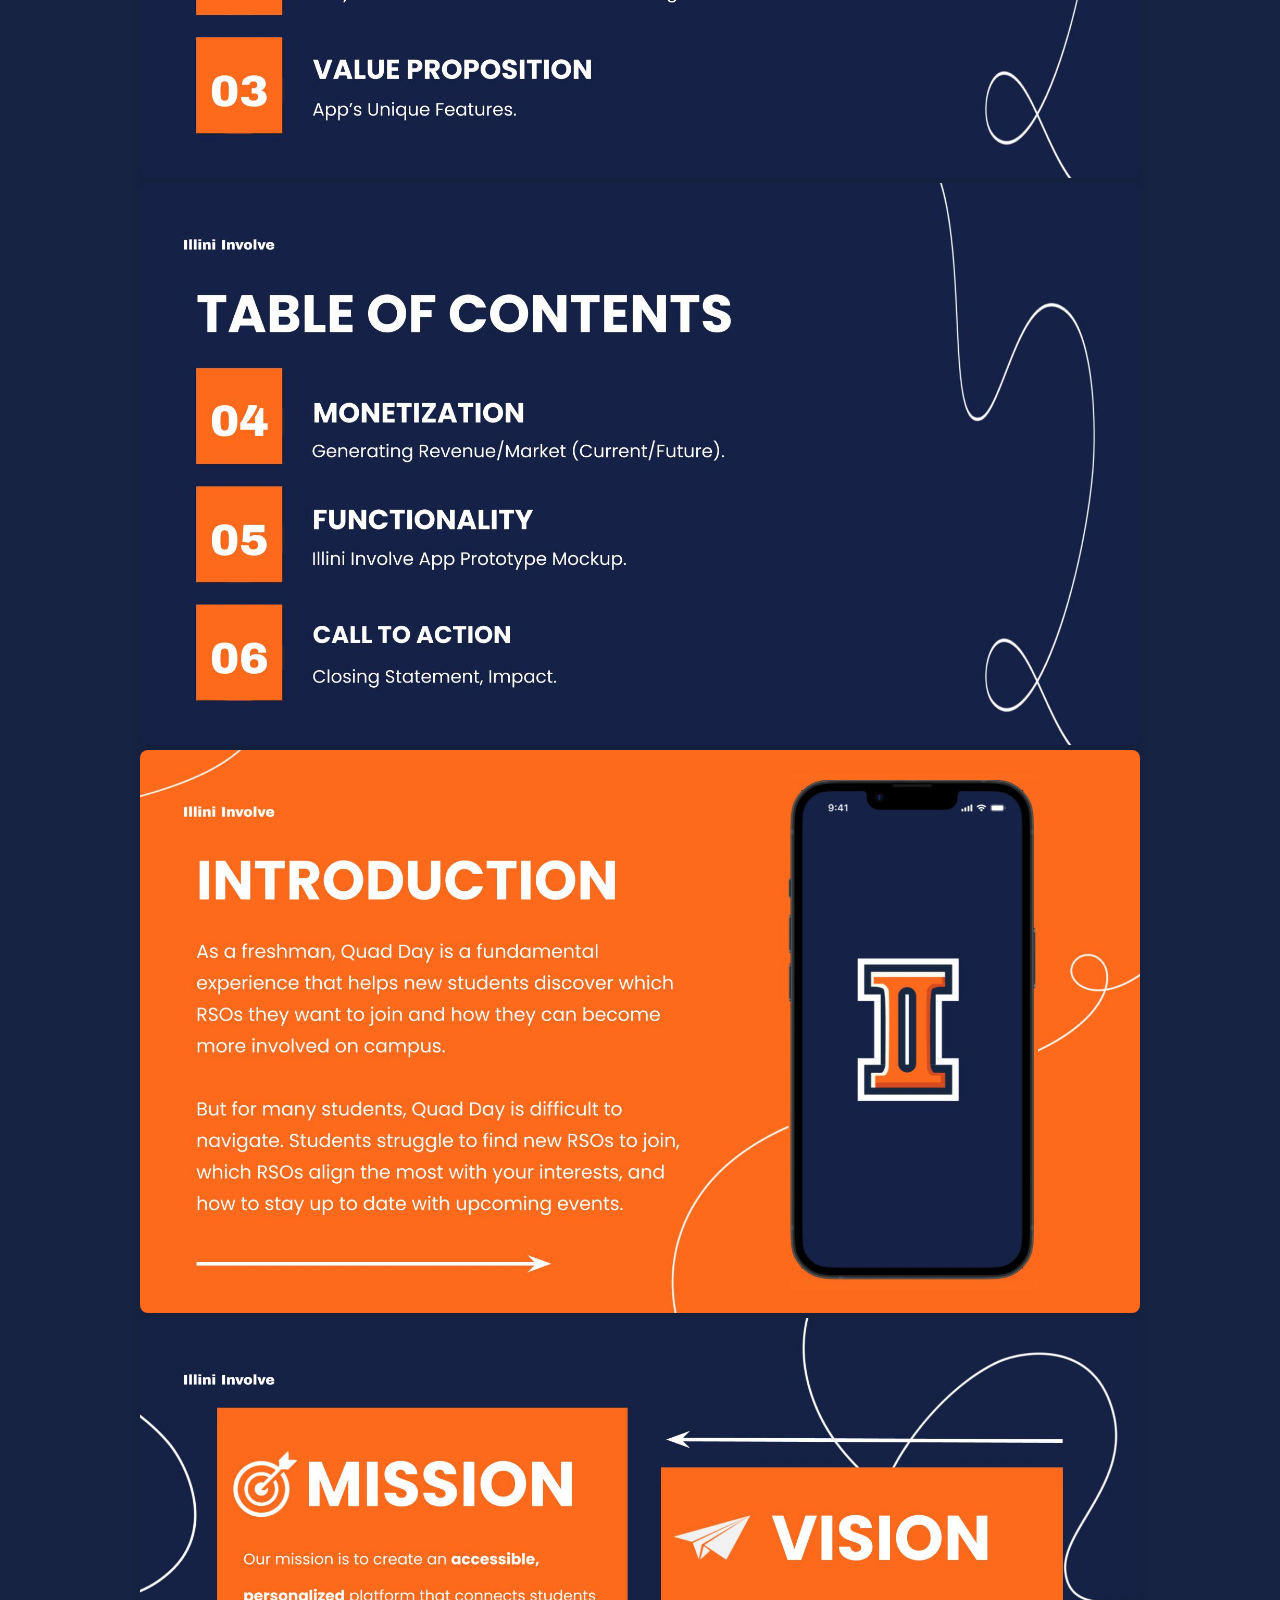
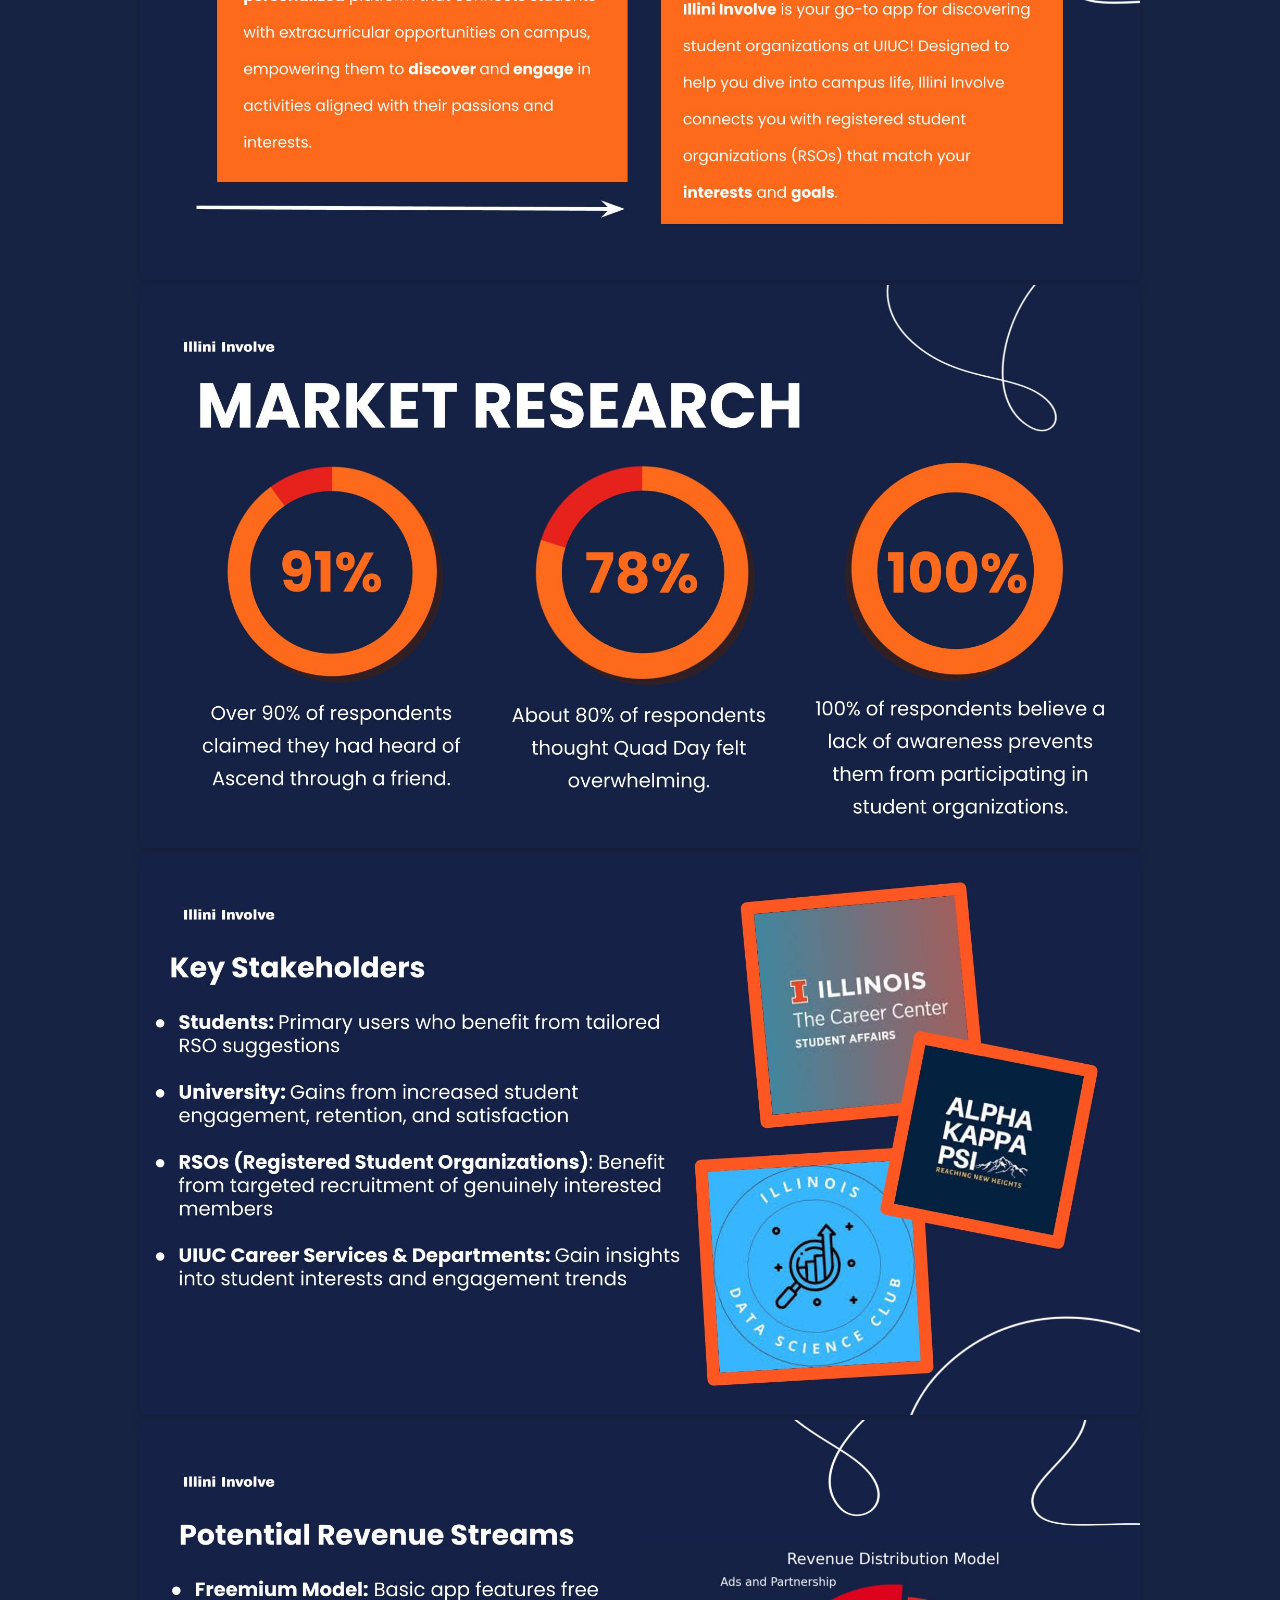
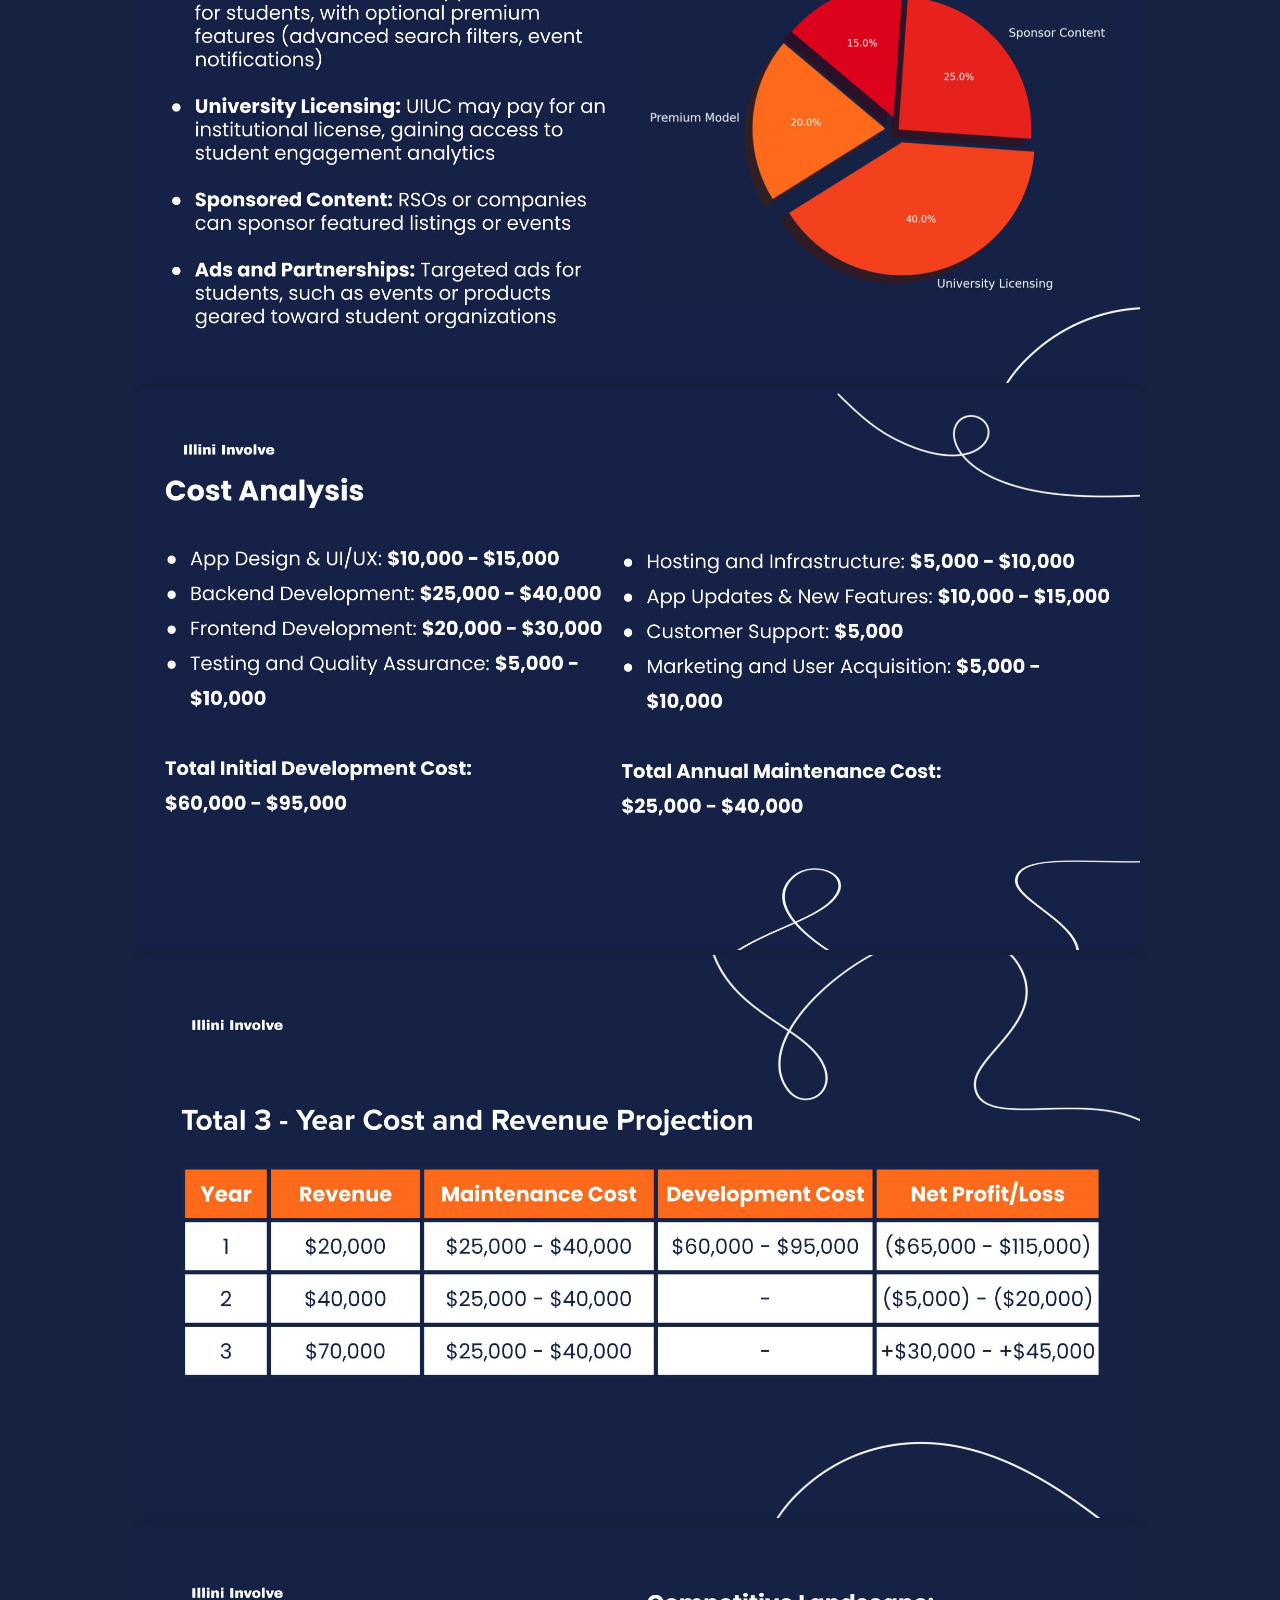
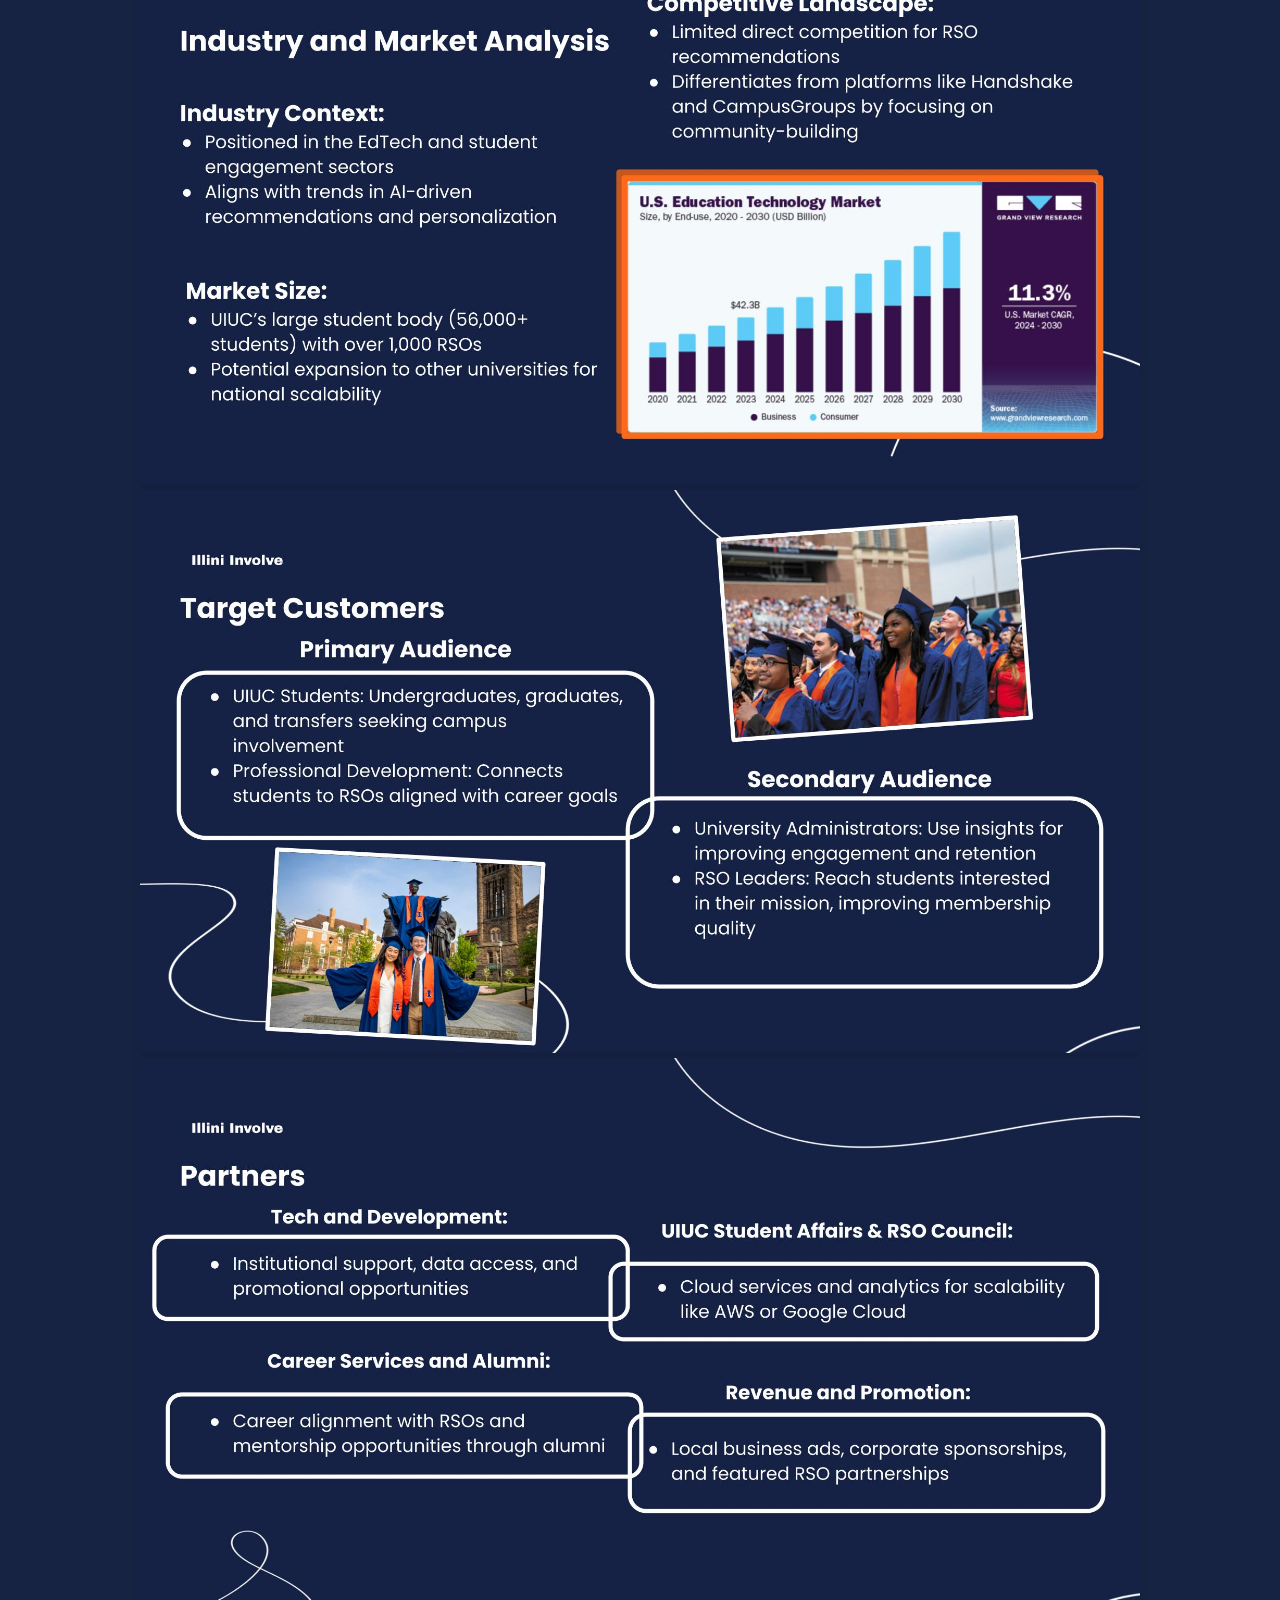
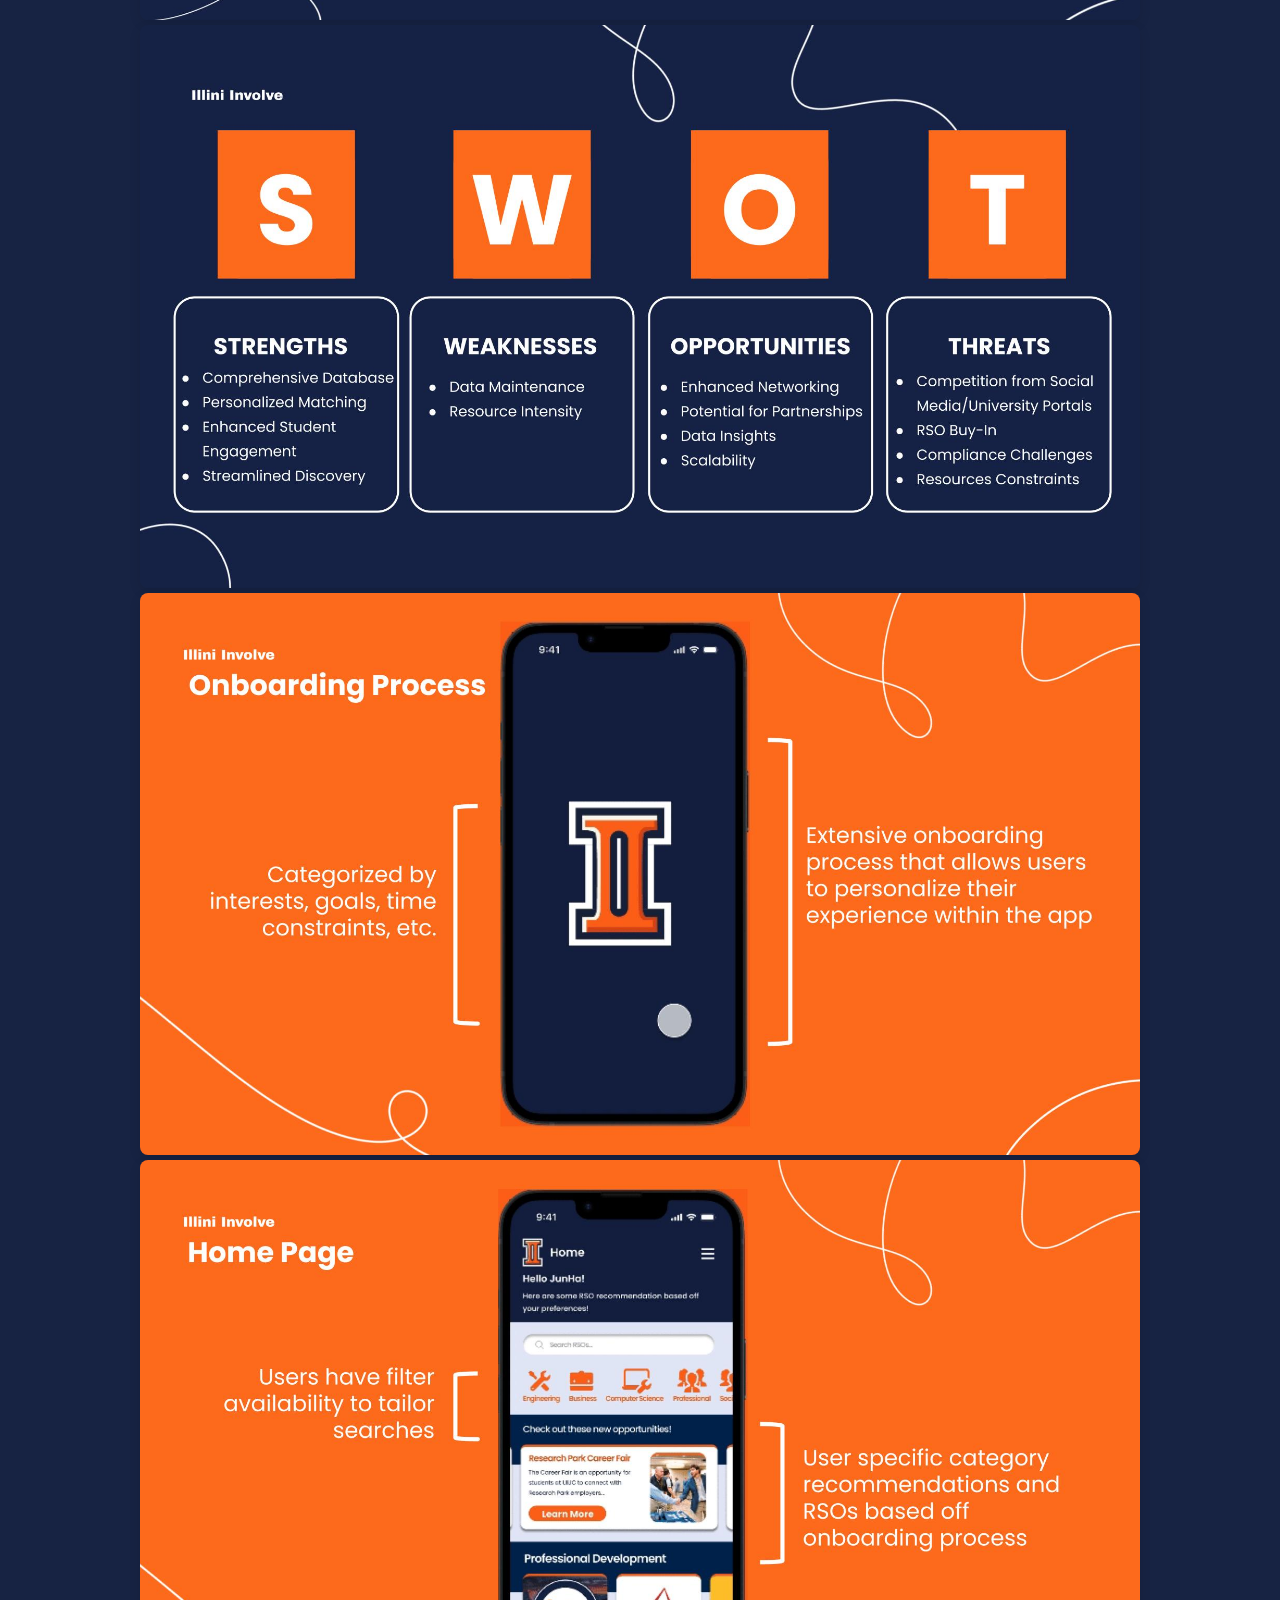
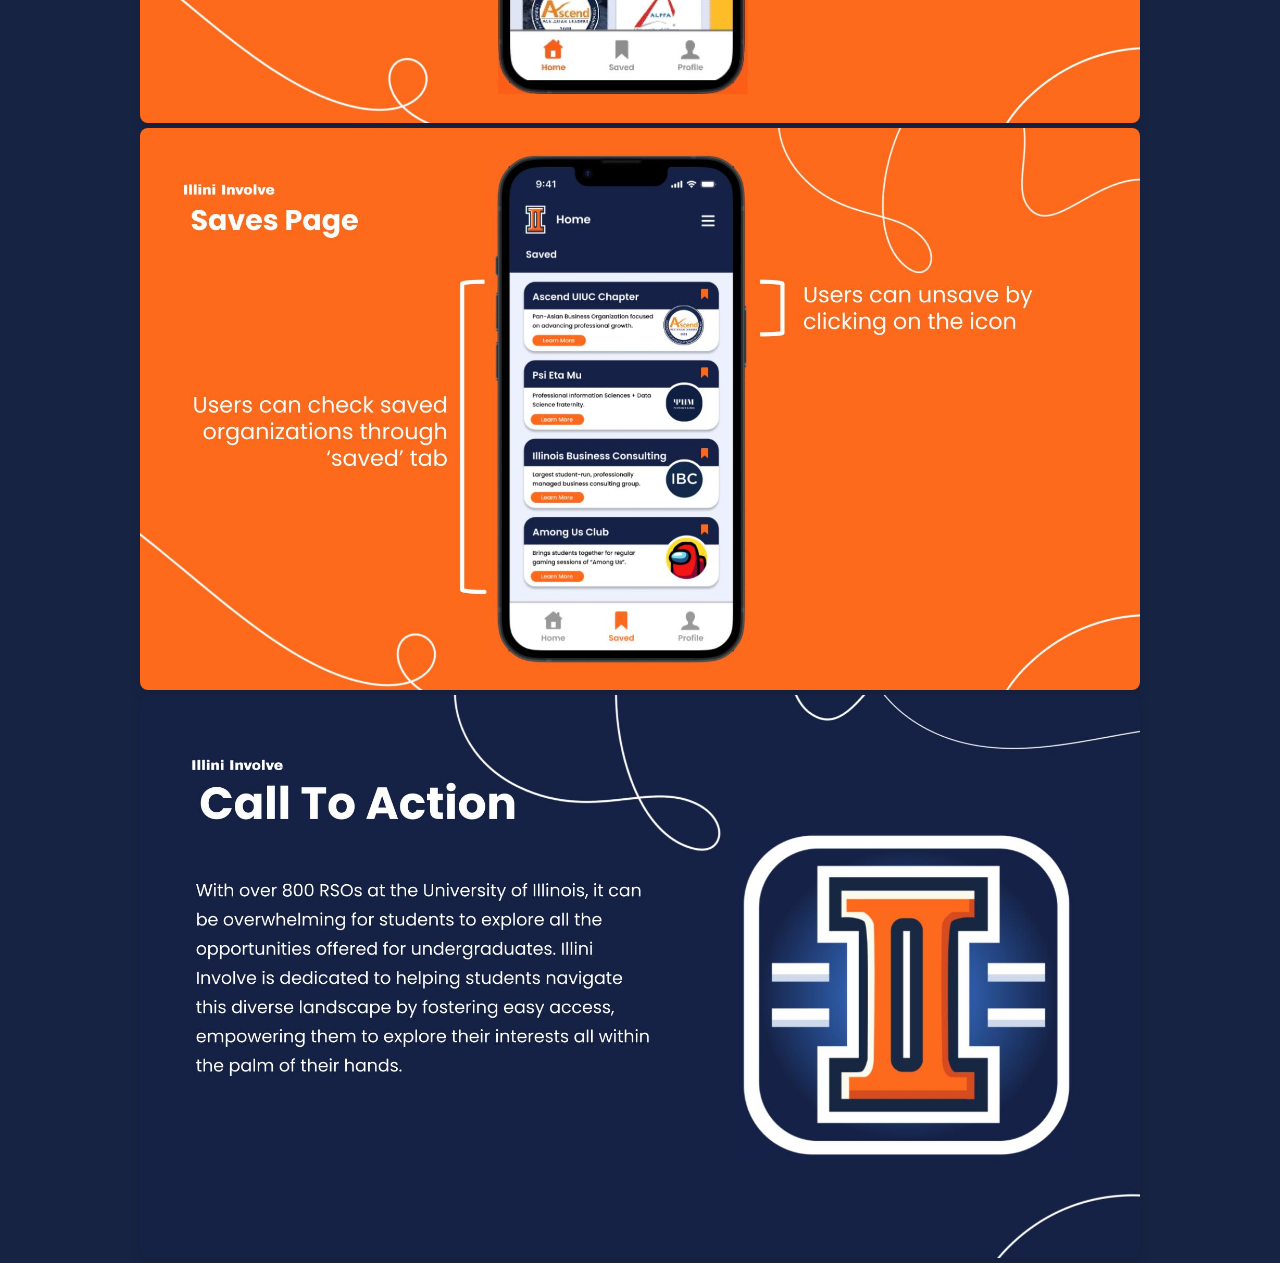
<file: illini-involve.html>
<!DOCTYPE html>
<html lang="en-US">

<head>
    <meta charset="UTF-8" />
    <meta name="viewport" content="width=device-width, initial-scale=1.0" />
    <title>Illini Involve – JunHa Kim</title>
    <link href="https://fonts.googleapis.com/css2?family=Outfit:wght@300;400;600;700&display=swap" rel="stylesheet">
    <style>
        body {
            margin: 0;
            font-family: 'Outfit', sans-serif;
            background-color: #172343;
            color: #111;
        }

        header {
            display: flex;
            justify-content: space-between;
            align-items: center;
            padding: 10px 30px;
            position: fixed;
            width: 100%;
            top: 0;
            z-index: 1000;
            background-color: 172343(0, 0, 0, 0.6);
            color: white;
        }

        .logo {
            font-size: 24px;
            font-weight: bold;
        }

        nav ul {
            list-style: none;
            display: flex;
            gap: 20px;
            margin: 0;
            padding: 0;
        }

        nav a {
            text-decoration: none;
            color: white;
            font-weight: 600;
            font-size: 16px;
            transition: color 0.3s ease;
        }

        nav a:hover {
            color: #578db3;
        }

        .slides {
            margin-top: 80px;
            display: flex;
            flex-direction: column;
            align-items: center;
        }

        .slides img {
            width: 100%;
            max-width: 1000px;
            margin-bottom: 5px;
            border-radius: 8px;
            box-shadow: 0 4px 12px rgba(0, 0, 0, 0.1);
        }

        @media (max-width: 768px) {
            header {
                flex-direction: column;
                align-items: flex-start;
                gap: 10px;
            }

            .slides img {
                max-width: 95%;
            }
        }
    </style>
</head>

<body>

    <header>
        <div class="logo">JunHa Kim</div>
        <nav>
            <ul>
                <li><a href="home.html">Work</a></li>
                <li><a href="Art.html">Art</a></li>
                <li><a href="About.html">About</a></li>
                <li><a href="resume.pdf">Resume</a></li>
            </ul>
        </nav>
    </header>

    <div class="slides">
        <img src="illini1.jpg" alt="Slide 1">
        <img src="illini2.jpg" alt="Slide 2">
        <img src="illini3.jpg" alt="Slide 3">
        <img src="illini4.jpg" alt="Slide 4">
        <img src="illini5.jpg" alt="Slide 5">
        <img src="illini6.jpg" alt="Slide 6">
        <img src="illini7.jpg" alt="Slide 7">
        <img src="illini8.jpg" alt="Slide 8">
        <img src="illini9.jpg" alt="Slide 9">
        <img src="illini10.jpg" alt="Slide 10">
        <img src="illini11.jpg" alt="Slide 11">
        <img src="illini12.jpg" alt="Slide 12">
        <img src="illini13.jpg" alt="Slide 13">
        <img src="illini14.jpg" alt="Slide 14">
        <img src="illini15.jpg" alt="Slide 15">
        <img src="illini16.jpg" alt="Slide 16">
        <img src="illini17.jpg" alt="Slide 17">
        <img src="illini18.jpg" alt="Slide 18">
        <img src="illini19.jpg" alt="Slide 19">
    </div>

</body>

</html>
</file>
